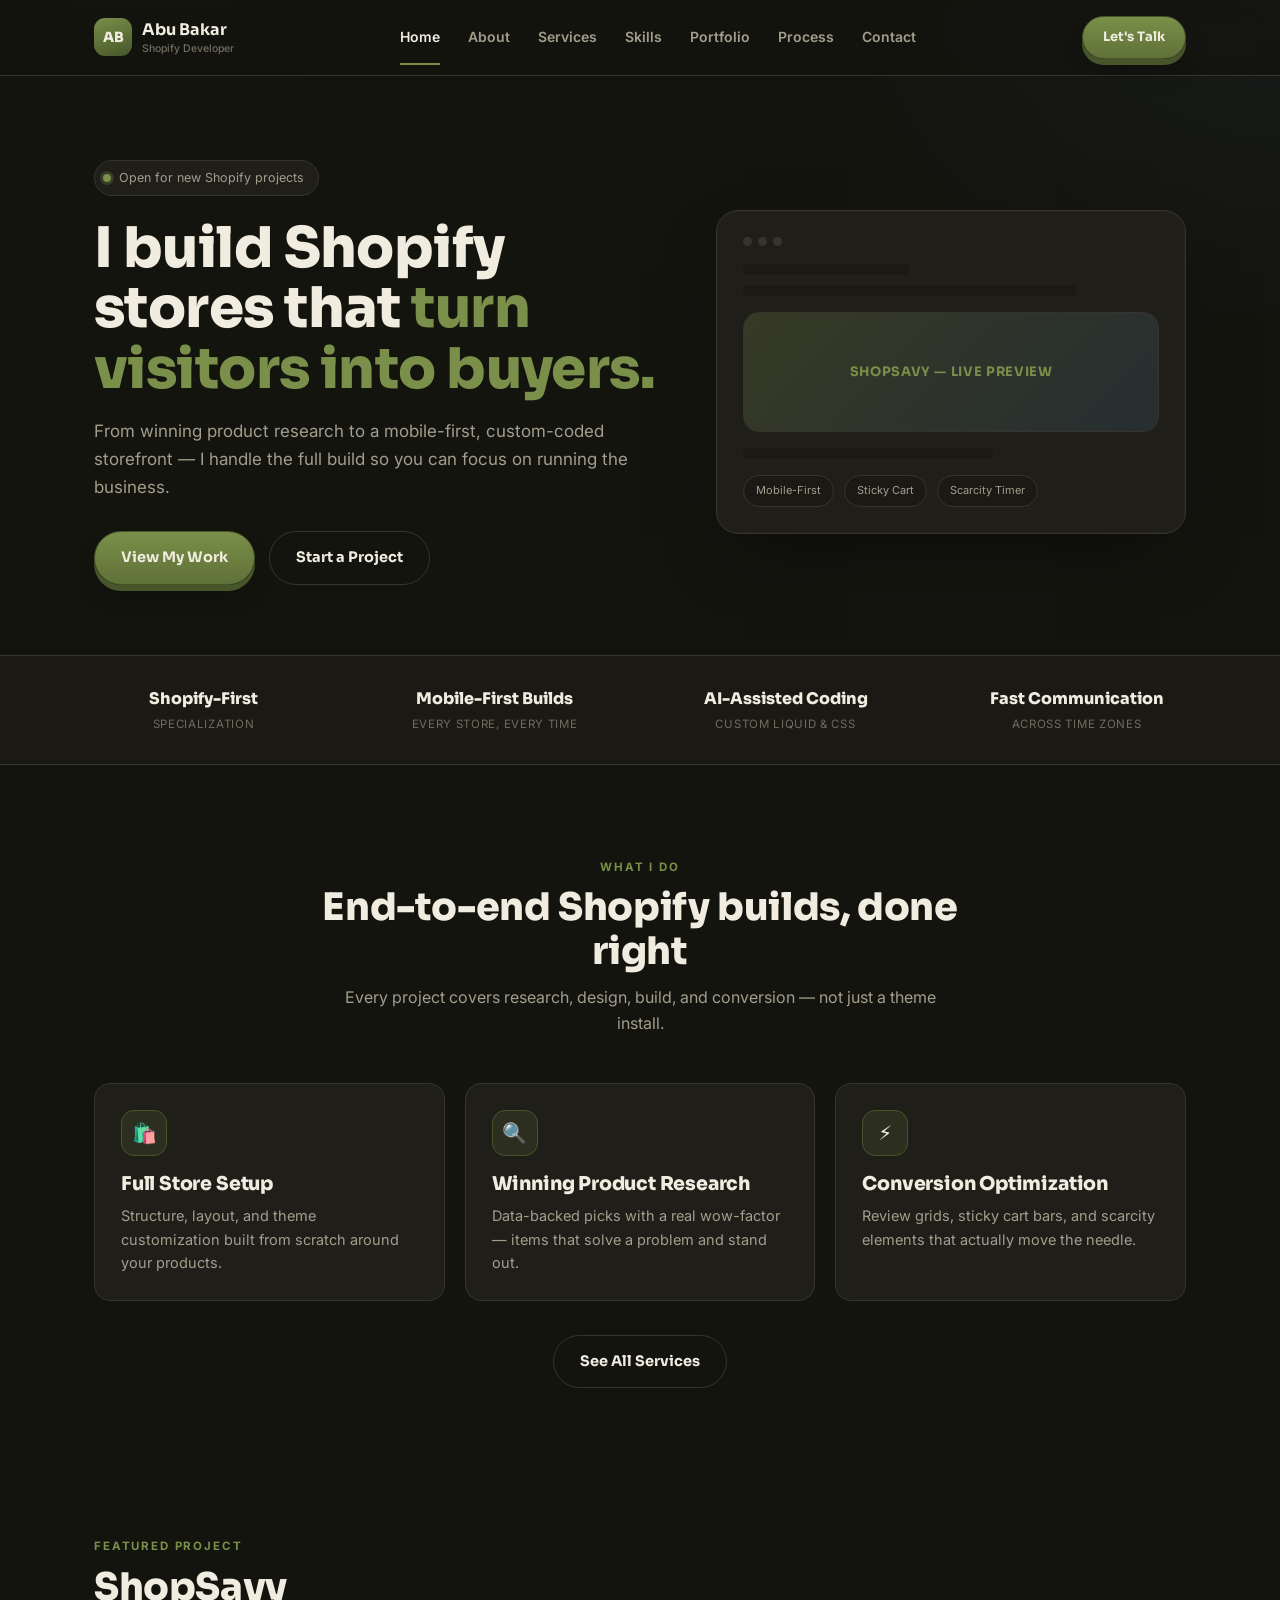
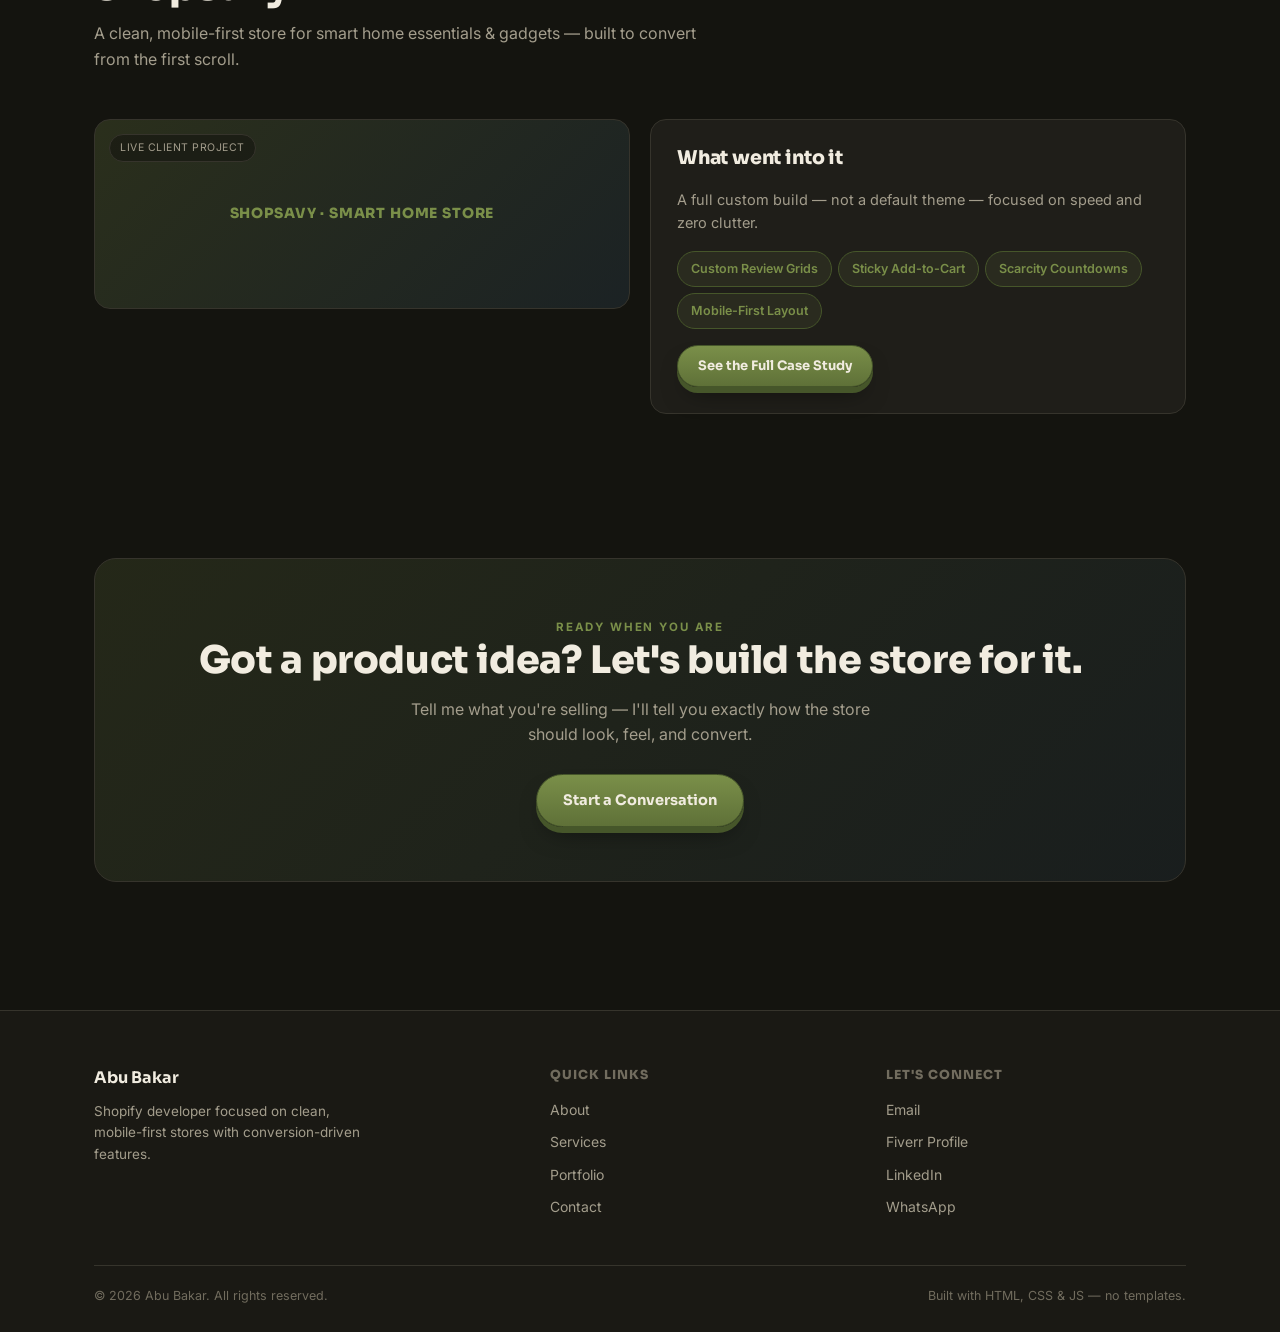
<file: index.html>
<!DOCTYPE html>
<html lang="en">
<head>
<meta charset="UTF-8">
<meta name="viewport" content="width=device-width, initial-scale=1.0">
<title>Abu Bakar — Shopify Developer & E-commerce Specialist</title>
<meta name="description" content="Abu Bakar builds clean, mobile-first Shopify stores with custom conversion features — from product research to launch.">
<link rel="stylesheet" href="styles.css">
</head>
<body>

<!-- ===================== HEADER ===================== -->
<header class="site-header">
  <div class="nav-wrap">
    <a href="index.html" class="brand">
      <span class="brand-mark">AB</span>
      <span><span class="brand-text">Abu Bakar</span><span class="brand-sub">Shopify Developer</span></span>
    </a>
    <nav class="main-nav" id="mainNav">
      <a href="index.html" class="active">Home</a>
      <a href="about.html">About</a>
      <a href="services.html">Services</a>
      <a href="skills.html">Skills</a>
      <a href="portfolio.html">Portfolio</a>
      <a href="process.html">Process</a>
      <a href="contact.html">Contact</a>
    </nav>
    <div class="nav-actions">
      <a href="contact.html" class="btn btn-primary btn-sm desktop-only">Let's Talk</a>
      <button class="nav-toggle" id="navToggle" aria-label="Toggle menu">☰</button>
    </div>
  </div>
</header>

<main>

  <!-- ===================== HERO ===================== -->
  <section class="hero">
    <div class="container hero-grid">
      <div>
        <span class="hero-badge"><span class="dot"></span> Open for new Shopify projects</span>
        <h1>I build Shopify stores that <span class="accent">turn visitors into buyers.</span></h1>
        <p class="lead">From winning product research to a mobile-first, custom-coded storefront — I handle the full build so you can focus on running the business.</p>
        <div class="hero-actions">
          <a href="portfolio.html" class="btn btn-primary">View My Work</a>
          <a href="contact.html" class="btn btn-outline">Start a Project</a>
        </div>
      </div>
      <div class="hero-visual reveal">
        <div class="mock-bar"><span></span><span></span><span></span></div>
        <div class="mock-line w40"></div>
        <div class="mock-line w80"></div>
        <div class="mock-block">SHOPSAVY — LIVE PREVIEW</div>
        <div class="mock-line w60"></div>
        <div>
          <span class="mock-pill">Mobile-First</span>
          <span class="mock-pill">Sticky Cart</span>
          <span class="mock-pill">Scarcity Timer</span>
        </div>
      </div>
    </div>
  </section>

  <!-- ===================== STAT STRIP ===================== -->
  <div class="stat-strip">
    <div class="container row">
      <div class="stat-item"><div class="v">Shopify-First</div><div class="l">Specialization</div></div>
      <div class="stat-item"><div class="v">Mobile-First Builds</div><div class="l">Every Store, Every Time</div></div>
      <div class="stat-item"><div class="v">AI-Assisted Coding</div><div class="l">Custom Liquid & CSS</div></div>
      <div class="stat-item"><div class="v">Fast Communication</div><div class="l">Across Time Zones</div></div>
    </div>
  </div>

  <!-- ===================== SERVICES PREVIEW ===================== -->
  <section class="section">
    <div class="container">
      <div class="section-head center reveal">
        <span class="eyebrow">What I Do</span>
        <h2>End-to-end Shopify builds, done right</h2>
        <p>Every project covers research, design, build, and conversion — not just a theme install.</p>
      </div>
      <div class="grid grid-3" data-reveal-group>
        <div class="card reveal">
          <div class="card-icon">🛍️</div>
          <h3>Full Store Setup</h3>
          <p>Structure, layout, and theme customization built from scratch around your products.</p>
        </div>
        <div class="card reveal">
          <div class="card-icon">🔍</div>
          <h3>Winning Product Research</h3>
          <p>Data-backed picks with a real wow-factor — items that solve a problem and stand out.</p>
        </div>
        <div class="card reveal">
          <div class="card-icon">⚡</div>
          <h3>Conversion Optimization</h3>
          <p>Review grids, sticky cart bars, and scarcity elements that actually move the needle.</p>
        </div>
      </div>
      <div style="text-align:center; margin-top:34px;">
        <a href="services.html" class="btn btn-outline">See All Services</a>
      </div>
    </div>
  </section>

  <!-- ===================== FEATURED PROJECT ===================== -->
  <section class="section section-tight">
    <div class="container">
      <div class="section-head reveal">
        <span class="eyebrow">Featured Project</span>
        <h2>ShopSavy</h2>
        <p>A clean, mobile-first store for smart home essentials &amp; gadgets — built to convert from the first scroll.</p>
      </div>
      <div class="grid grid-2" data-reveal-group style="align-items:stretch;">
        <div class="project-thumb reveal" style="border-radius:var(--radius-md); border:1px solid var(--border);">
          <span class="ph-tag">Live Client Project</span>
          <span class="ph-label">SHOPSAVY · SMART HOME STORE</span>
        </div>
        <div class="card reveal" style="display:flex; flex-direction:column; justify-content:center;">
          <h3>What went into it</h3>
          <p style="margin:10px 0 16px;">A full custom build — not a default theme — focused on speed and zero clutter.</p>
          <div class="project-features">
            <span class="tag tag-strength">Custom Review Grids</span>
            <span class="tag tag-strength">Sticky Add-to-Cart</span>
            <span class="tag tag-strength">Scarcity Countdowns</span>
            <span class="tag tag-strength">Mobile-First Layout</span>
          </div>
          <a href="portfolio.html" class="btn btn-primary btn-sm" style="align-self:flex-start;">See the Full Case Study</a>
        </div>
      </div>
    </div>
  </section>

  <!-- ===================== CTA ===================== -->
  <section class="section">
    <div class="container">
      <div class="cta-banner reveal">
        <span class="eyebrow">Ready when you are</span>
        <h2>Got a product idea? Let's build the store for it.</h2>
        <p>Tell me what you're selling — I'll tell you exactly how the store should look, feel, and convert.</p>
        <a href="contact.html" class="btn btn-primary">Start a Conversation</a>
      </div>
    </div>
  </section>

</main>

<!-- ===================== FOOTER ===================== -->
<footer class="site-footer">
  <div class="container">
    <div class="footer-grid">
      <div class="footer-brand">
        <span class="brand-text">Abu Bakar</span>
        <p>Shopify developer focused on clean, mobile-first stores with conversion-driven features.</p>
      </div>
      <div class="footer-links">
        <h4>Quick Links</h4>
        <a href="about.html">About</a>
        <a href="services.html">Services</a>
        <a href="portfolio.html">Portfolio</a>
        <a href="contact.html">Contact</a>
      </div>
      <div class="footer-social">
        <h4>Let's Connect</h4>
        <!-- TODO: replace these placeholder links with your real profiles -->
        <a href="mailto:YOUR_EMAIL@example.com">Email</a>
        <a href="#" target="_blank" rel="noopener">Fiverr Profile</a>
        <a href="#" target="_blank" rel="noopener">LinkedIn</a>
        <a href="#" target="_blank" rel="noopener">WhatsApp</a>
      </div>
    </div>
    <div class="footer-bottom">
      <span>© 2026 Abu Bakar. All rights reserved.</span>
      <span>Built with HTML, CSS &amp; JS — no templates.</span>
    </div>
  </div>
</footer>

<div class="toast" id="toast"></div>
<script src="script.js"></script>
</body>
</html>
</file>
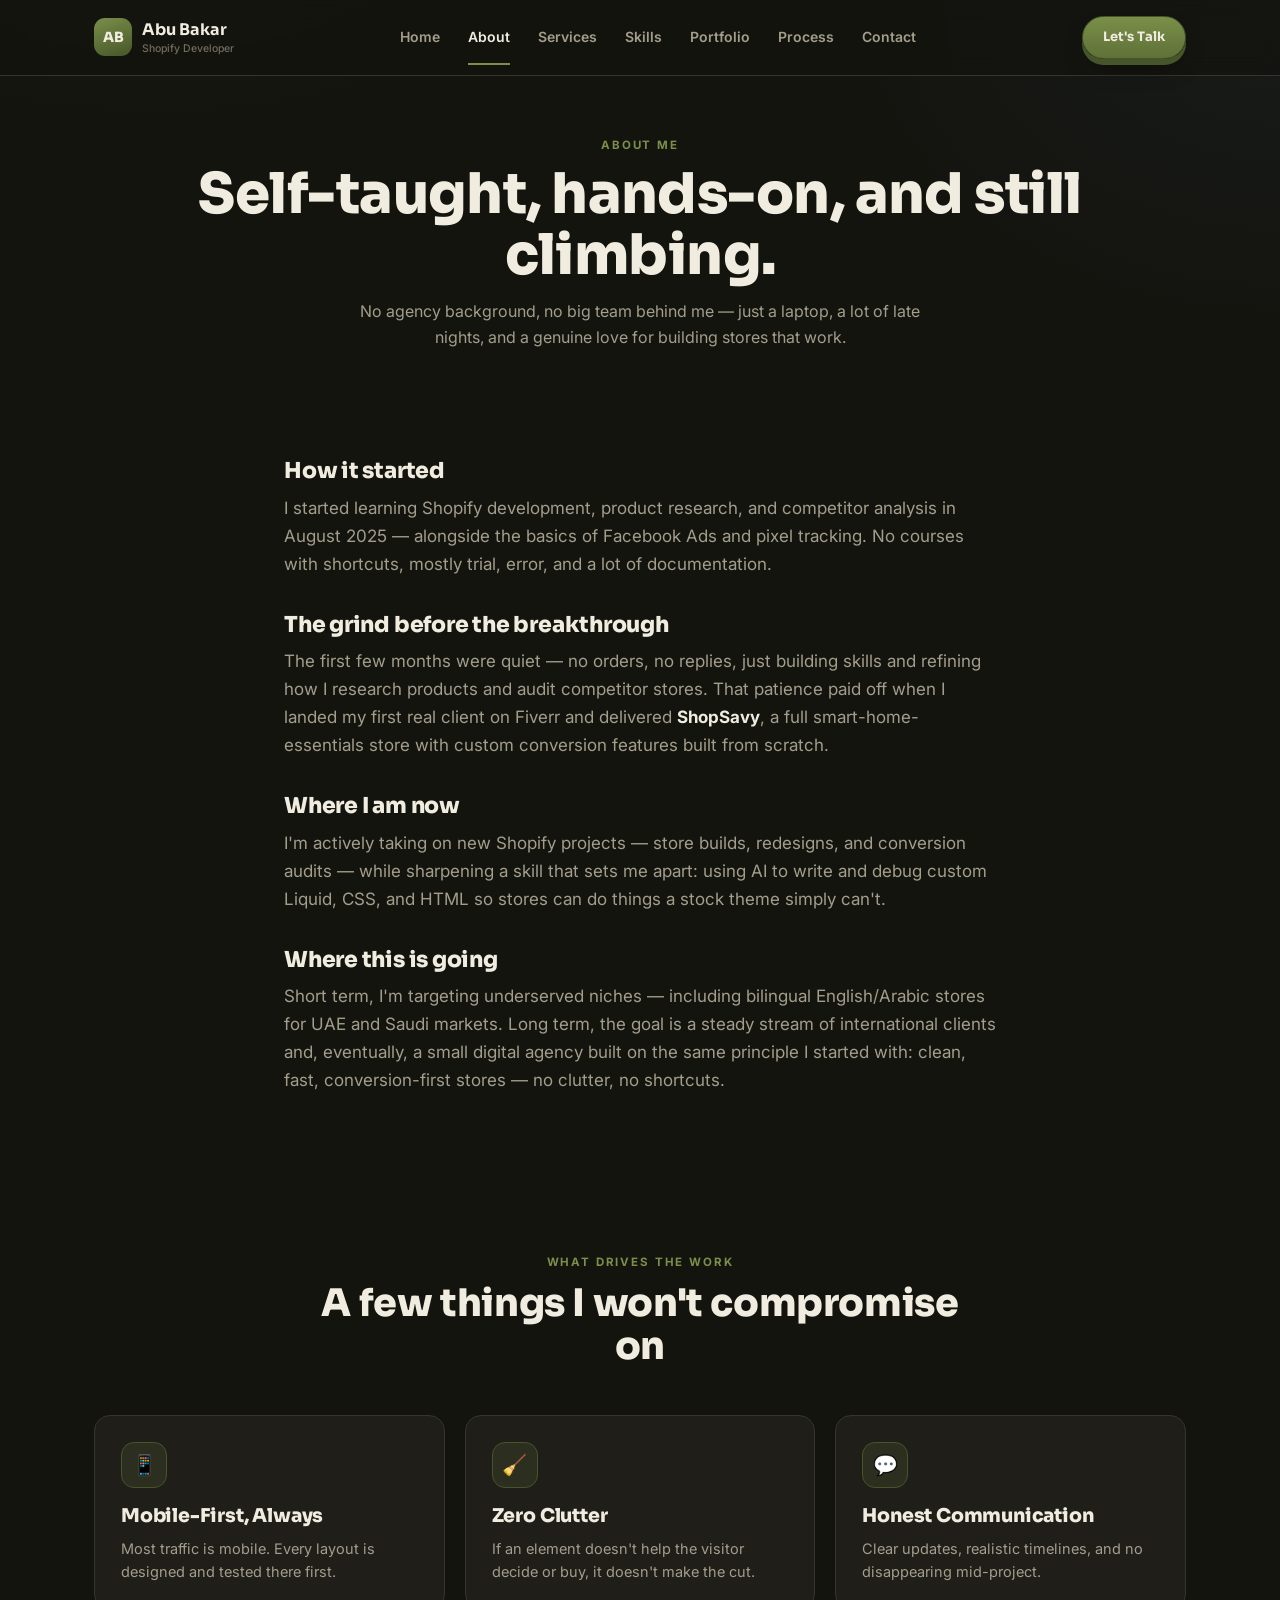
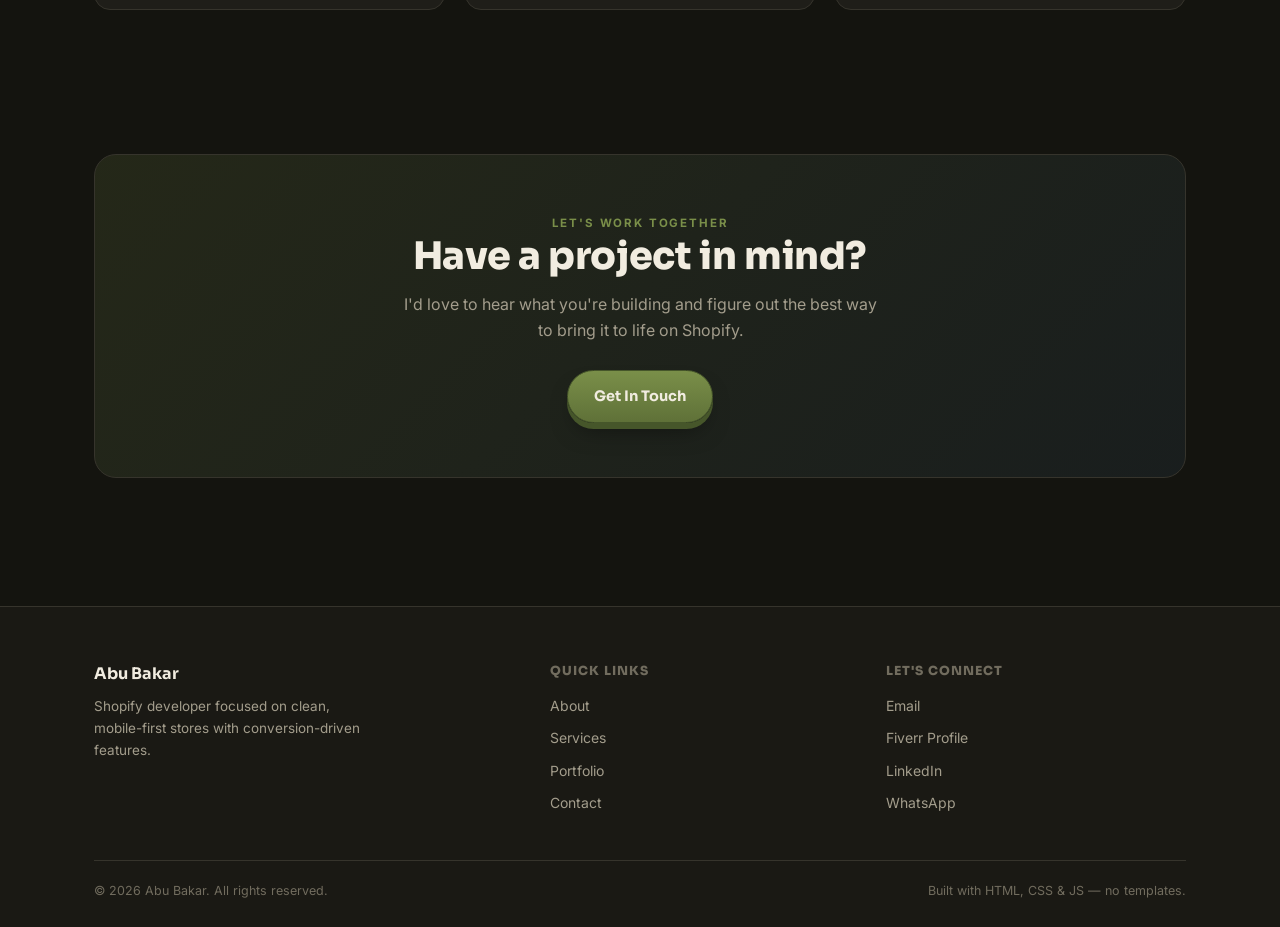
<file: about.html>
<!DOCTYPE html>
<html lang="en">
<head>
<meta charset="UTF-8">
<meta name="viewport" content="width=device-width, initial-scale=1.0">
<title>About — Abu Bakar</title>
<meta name="description" content="The story behind Abu Bakar's Shopify development journey — from first lessons to first client.">
<link rel="stylesheet" href="styles.css">
</head>
<body>

<header class="site-header">
  <div class="nav-wrap">
    <a href="index.html" class="brand">
      <span class="brand-mark">AB</span>
      <span><span class="brand-text">Abu Bakar</span><span class="brand-sub">Shopify Developer</span></span>
    </a>
    <nav class="main-nav" id="mainNav">
      <a href="index.html">Home</a>
      <a href="about.html" class="active">About</a>
      <a href="services.html">Services</a>
      <a href="skills.html">Skills</a>
      <a href="portfolio.html">Portfolio</a>
      <a href="process.html">Process</a>
      <a href="contact.html">Contact</a>
    </nav>
    <div class="nav-actions">
      <a href="contact.html" class="btn btn-primary btn-sm desktop-only">Let's Talk</a>
      <button class="nav-toggle" id="navToggle" aria-label="Toggle menu">☰</button>
    </div>
  </div>
</header>

<main>

  <div class="page-header container">
    <span class="eyebrow">About Me</span>
    <h1>Self-taught, hands-on, and still climbing.</h1>
    <p>No agency background, no big team behind me — just a laptop, a lot of late nights, and a genuine love for building stores that work.</p>
  </div>

  <section class="section">
    <div class="container" style="max-width:760px;">

      <div class="reveal" style="margin-bottom:34px;">
        <h2 style="font-size:22px; margin-bottom:10px;">How it started</h2>
        <p class="lead">I started learning Shopify development, product research, and competitor analysis in August 2025 — alongside the basics of Facebook Ads and pixel tracking. No courses with shortcuts, mostly trial, error, and a lot of documentation.</p>
      </div>

      <div class="reveal" style="margin-bottom:34px;">
        <h2 style="font-size:22px; margin-bottom:10px;">The grind before the breakthrough</h2>
        <p class="lead">The first few months were quiet — no orders, no replies, just building skills and refining how I research products and audit competitor stores. That patience paid off when I landed my first real client on Fiverr and delivered <strong style="color:var(--cream);">ShopSavy</strong>, a full smart-home-essentials store with custom conversion features built from scratch.</p>
      </div>

      <div class="reveal" style="margin-bottom:34px;">
        <h2 style="font-size:22px; margin-bottom:10px;">Where I am now</h2>
        <p class="lead">I'm actively taking on new Shopify projects — store builds, redesigns, and conversion audits — while sharpening a skill that sets me apart: using AI to write and debug custom Liquid, CSS, and HTML so stores can do things a stock theme simply can't.</p>
      </div>

      <div class="reveal" style="margin-bottom:10px;">
        <h2 style="font-size:22px; margin-bottom:10px;">Where this is going</h2>
        <p class="lead">Short term, I'm targeting underserved niches — including bilingual English/Arabic stores for UAE and Saudi markets. Long term, the goal is a steady stream of international clients and, eventually, a small digital agency built on the same principle I started with: clean, fast, conversion-first stores — no clutter, no shortcuts.</p>
      </div>

    </div>
  </section>

  <section class="section section-tight">
    <div class="container">
      <div class="section-head center reveal">
        <span class="eyebrow">What Drives the Work</span>
        <h2>A few things I won't compromise on</h2>
      </div>
      <div class="grid grid-3" data-reveal-group>
        <div class="card reveal">
          <div class="card-icon">📱</div>
          <h3>Mobile-First, Always</h3>
          <p>Most traffic is mobile. Every layout is designed and tested there first.</p>
        </div>
        <div class="card reveal">
          <div class="card-icon">🧹</div>
          <h3>Zero Clutter</h3>
          <p>If an element doesn't help the visitor decide or buy, it doesn't make the cut.</p>
        </div>
        <div class="card reveal">
          <div class="card-icon">💬</div>
          <h3>Honest Communication</h3>
          <p>Clear updates, realistic timelines, and no disappearing mid-project.</p>
        </div>
      </div>
    </div>
  </section>

  <section class="section">
    <div class="container">
      <div class="cta-banner reveal">
        <span class="eyebrow">Let's work together</span>
        <h2>Have a project in mind?</h2>
        <p>I'd love to hear what you're building and figure out the best way to bring it to life on Shopify.</p>
        <a href="contact.html" class="btn btn-primary">Get In Touch</a>
      </div>
    </div>
  </section>

</main>

<footer class="site-footer">
  <div class="container">
    <div class="footer-grid">
      <div class="footer-brand">
        <span class="brand-text">Abu Bakar</span>
        <p>Shopify developer focused on clean, mobile-first stores with conversion-driven features.</p>
      </div>
      <div class="footer-links">
        <h4>Quick Links</h4>
        <a href="about.html">About</a>
        <a href="services.html">Services</a>
        <a href="portfolio.html">Portfolio</a>
        <a href="contact.html">Contact</a>
      </div>
      <div class="footer-social">
        <h4>Let's Connect</h4>
        <a href="mailto:YOUR_EMAIL@example.com">Email</a>
        <a href="#" target="_blank" rel="noopener">Fiverr Profile</a>
        <a href="#" target="_blank" rel="noopener">LinkedIn</a>
        <a href="#" target="_blank" rel="noopener">WhatsApp</a>
      </div>
    </div>
    <div class="footer-bottom">
      <span>© 2026 Abu Bakar. All rights reserved.</span>
      <span>Built with HTML, CSS &amp; JS — no templates.</span>
    </div>
  </div>
</footer>

<div class="toast" id="toast"></div>
<script src="script.js"></script>
</body>
</html>
</file>
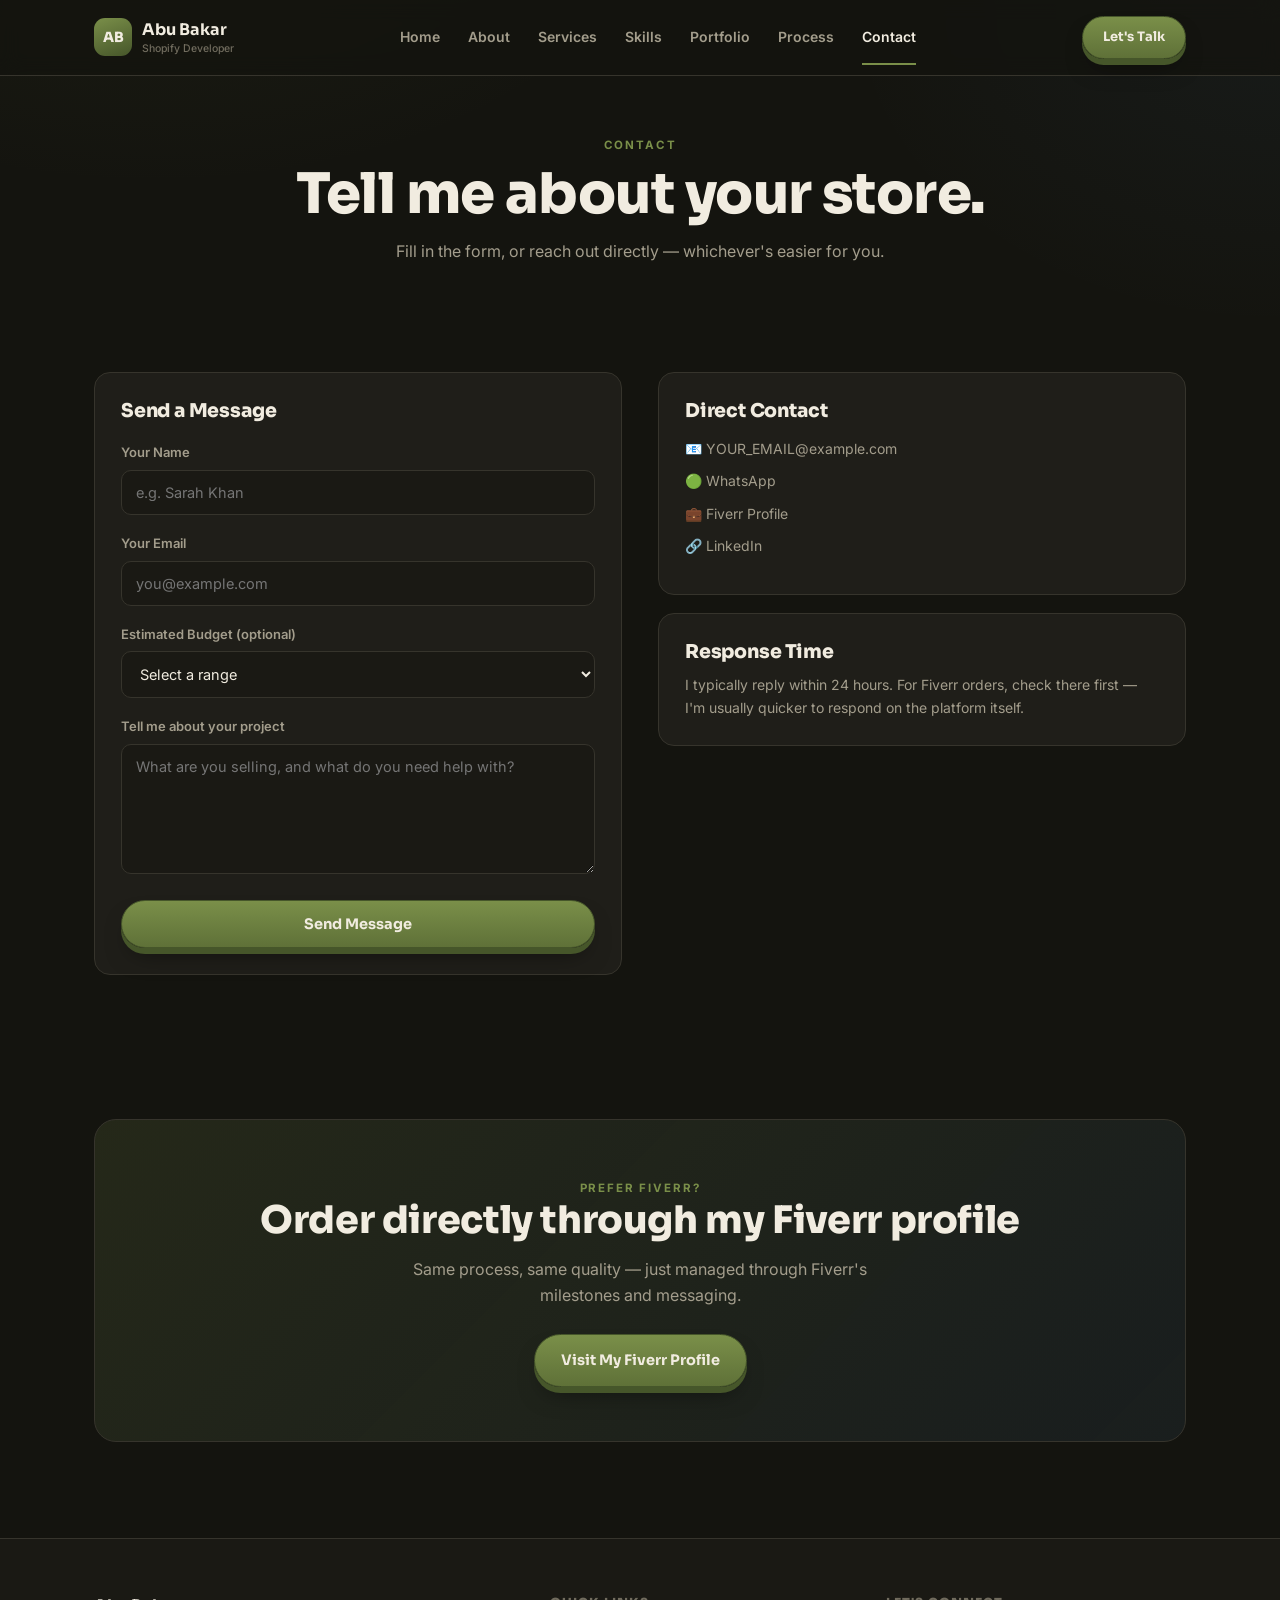
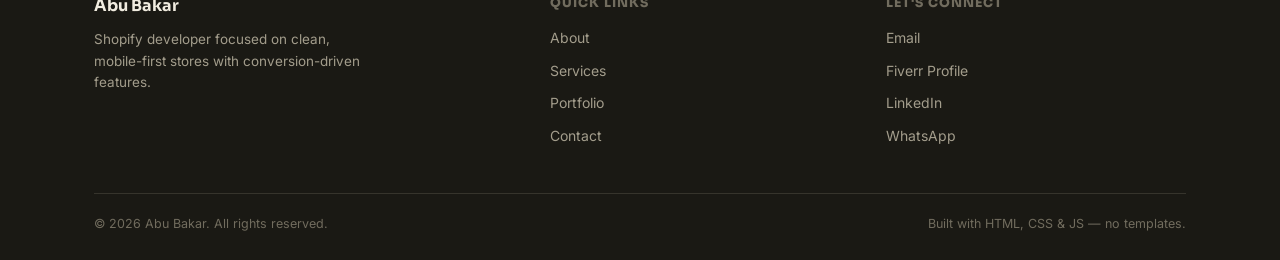
<file: contact.html>
<!DOCTYPE html>
<html lang="en">
<head>
<meta charset="UTF-8">
<meta name="viewport" content="width=device-width, initial-scale=1.0">
<title>Contact — Abu Bakar</title>
<meta name="description" content="Get in touch about your Shopify project — store builds, redesigns, and conversion audits.">
<link rel="stylesheet" href="styles.css">
</head>
<body>

<header class="site-header">
  <div class="nav-wrap">
    <a href="index.html" class="brand">
      <span class="brand-mark">AB</span>
      <span><span class="brand-text">Abu Bakar</span><span class="brand-sub">Shopify Developer</span></span>
    </a>
    <nav class="main-nav" id="mainNav">
      <a href="index.html">Home</a>
      <a href="about.html">About</a>
      <a href="services.html">Services</a>
      <a href="skills.html">Skills</a>
      <a href="portfolio.html">Portfolio</a>
      <a href="process.html">Process</a>
      <a href="contact.html" class="active">Contact</a>
    </nav>
    <div class="nav-actions">
      <a href="contact.html" class="btn btn-primary btn-sm desktop-only">Let's Talk</a>
      <button class="nav-toggle" id="navToggle" aria-label="Toggle menu">☰</button>
    </div>
  </div>
</header>

<main>

  <div class="page-header container">
    <span class="eyebrow">Contact</span>
    <h1>Tell me about your store.</h1>
    <p>Fill in the form, or reach out directly — whichever's easier for you.</p>
  </div>

  <section class="section">
    <div class="container">
      <div class="grid grid-2" style="align-items:start; gap:36px;">

        <div class="card reveal">
          <h3 style="margin-bottom:18px;">Send a Message</h3>
          <form id="contactForm">
            <div class="field">
              <label for="cf-name">Your Name</label>
              <input type="text" id="cf-name" name="name" placeholder="e.g. Sarah Khan" required>
            </div>
            <div class="field">
              <label for="cf-email">Your Email</label>
              <input type="email" id="cf-email" name="email" placeholder="you@example.com" required>
            </div>
            <div class="field">
              <label for="cf-budget">Estimated Budget (optional)</label>
              <select id="cf-budget" name="budget">
                <option value="">Select a range</option>
                <option value="Under $150">Under $150</option>
                <option value="$150 - $400">$150 – $400</option>
                <option value="$400 - $800">$400 – $800</option>
                <option value="$800+">$800+</option>
              </select>
            </div>
            <div class="field">
              <label for="cf-message">Tell me about your project</label>
              <textarea id="cf-message" name="message" placeholder="What are you selling, and what do you need help with?" required></textarea>
            </div>
            <button type="submit" class="btn btn-primary btn-block">Send Message</button>
          </form>
          <!--
            NOTE FOR ABU BAKAR:
            This form opens the visitor's email app with everything pre-filled
            (see script.js → #contactForm handler). It works with zero backend,
            but it does rely on the visitor having an email client set up.
            For a fully automatic, no-popup version, connect this form to a
            free service like Formspree or Web3Forms and swap the JS handler
            for a fetch() POST to their endpoint instead.
          -->
        </div>

        <div class="reveal">
          <div class="card" style="margin-bottom:18px;">
            <h3 style="margin-bottom:14px;">Direct Contact</h3>
            <!-- TODO: replace every placeholder link/email below with your real ones -->
            <div class="footer-social">
              <a href="mailto:YOUR_EMAIL@example.com">📧 YOUR_EMAIL@example.com</a>
              <a href="#" target="_blank" rel="noopener">🟢 WhatsApp</a>
              <a href="#" target="_blank" rel="noopener">💼 Fiverr Profile</a>
              <a href="#" target="_blank" rel="noopener">🔗 LinkedIn</a>
            </div>
          </div>
          <div class="card">
            <h3 style="margin-bottom:10px;">Response Time</h3>
            <p style="font-size:14px;">I typically reply within 24 hours. For Fiverr orders, check there first — I'm usually quicker to respond on the platform itself.</p>
          </div>
        </div>

      </div>
    </div>
  </section>

  <section class="section section-tight">
    <div class="container">
      <div class="cta-banner reveal">
        <span class="eyebrow">Prefer Fiverr?</span>
        <h2>Order directly through my Fiverr profile</h2>
        <p>Same process, same quality — just managed through Fiverr's milestones and messaging.</p>
        <!-- TODO: replace # with your real Fiverr profile link -->
        <a href="#" target="_blank" rel="noopener" class="btn btn-primary">Visit My Fiverr Profile</a>
      </div>
    </div>
  </section>

</main>

<footer class="site-footer">
  <div class="container">
    <div class="footer-grid">
      <div class="footer-brand">
        <span class="brand-text">Abu Bakar</span>
        <p>Shopify developer focused on clean, mobile-first stores with conversion-driven features.</p>
      </div>
      <div class="footer-links">
        <h4>Quick Links</h4>
        <a href="about.html">About</a>
        <a href="services.html">Services</a>
        <a href="portfolio.html">Portfolio</a>
        <a href="contact.html">Contact</a>
      </div>
      <div class="footer-social">
        <h4>Let's Connect</h4>
        <a href="mailto:YOUR_EMAIL@example.com">Email</a>
        <a href="#" target="_blank" rel="noopener">Fiverr Profile</a>
        <a href="#" target="_blank" rel="noopener">LinkedIn</a>
        <a href="#" target="_blank" rel="noopener">WhatsApp</a>
      </div>
    </div>
    <div class="footer-bottom">
      <span>© 2026 Abu Bakar. All rights reserved.</span>
      <span>Built with HTML, CSS &amp; JS — no templates.</span>
    </div>
  </div>
</footer>

<div class="toast" id="toast"></div>
<script src="script.js"></script>
</body>
</html>
</file>
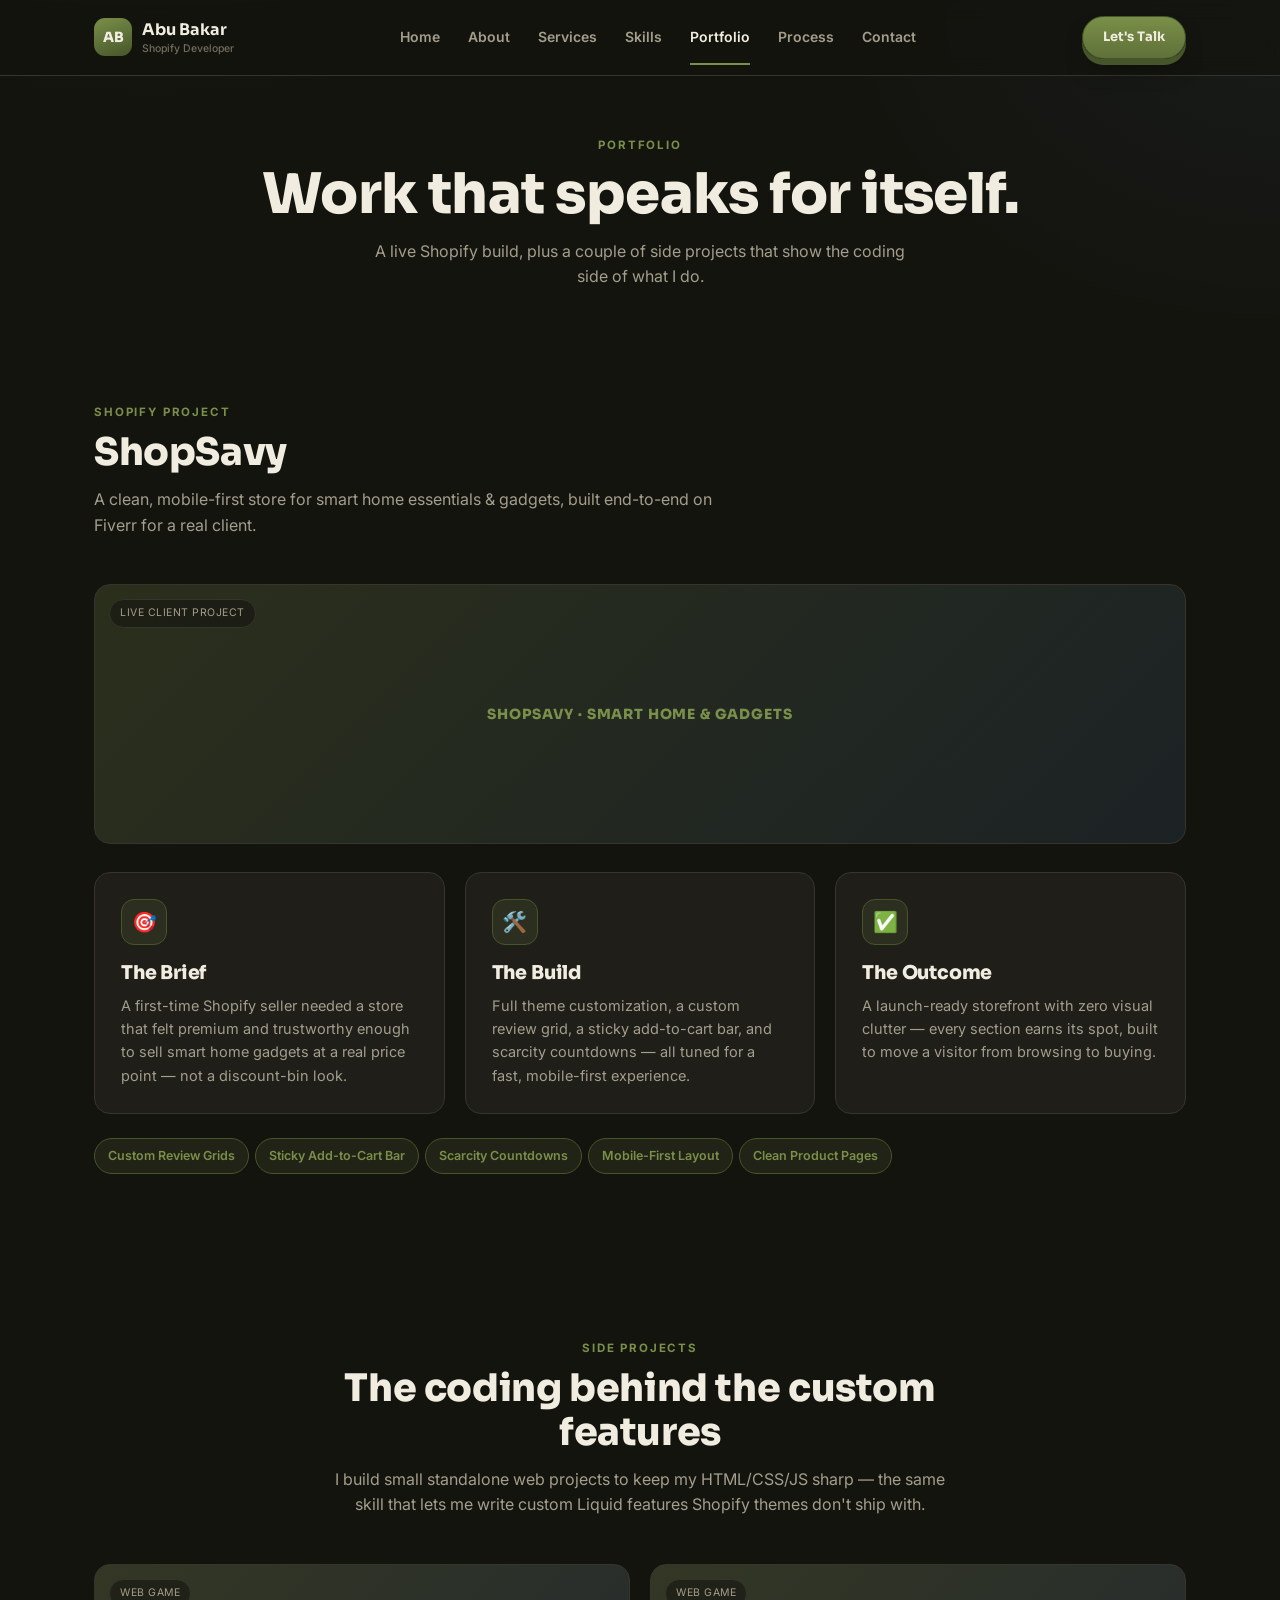
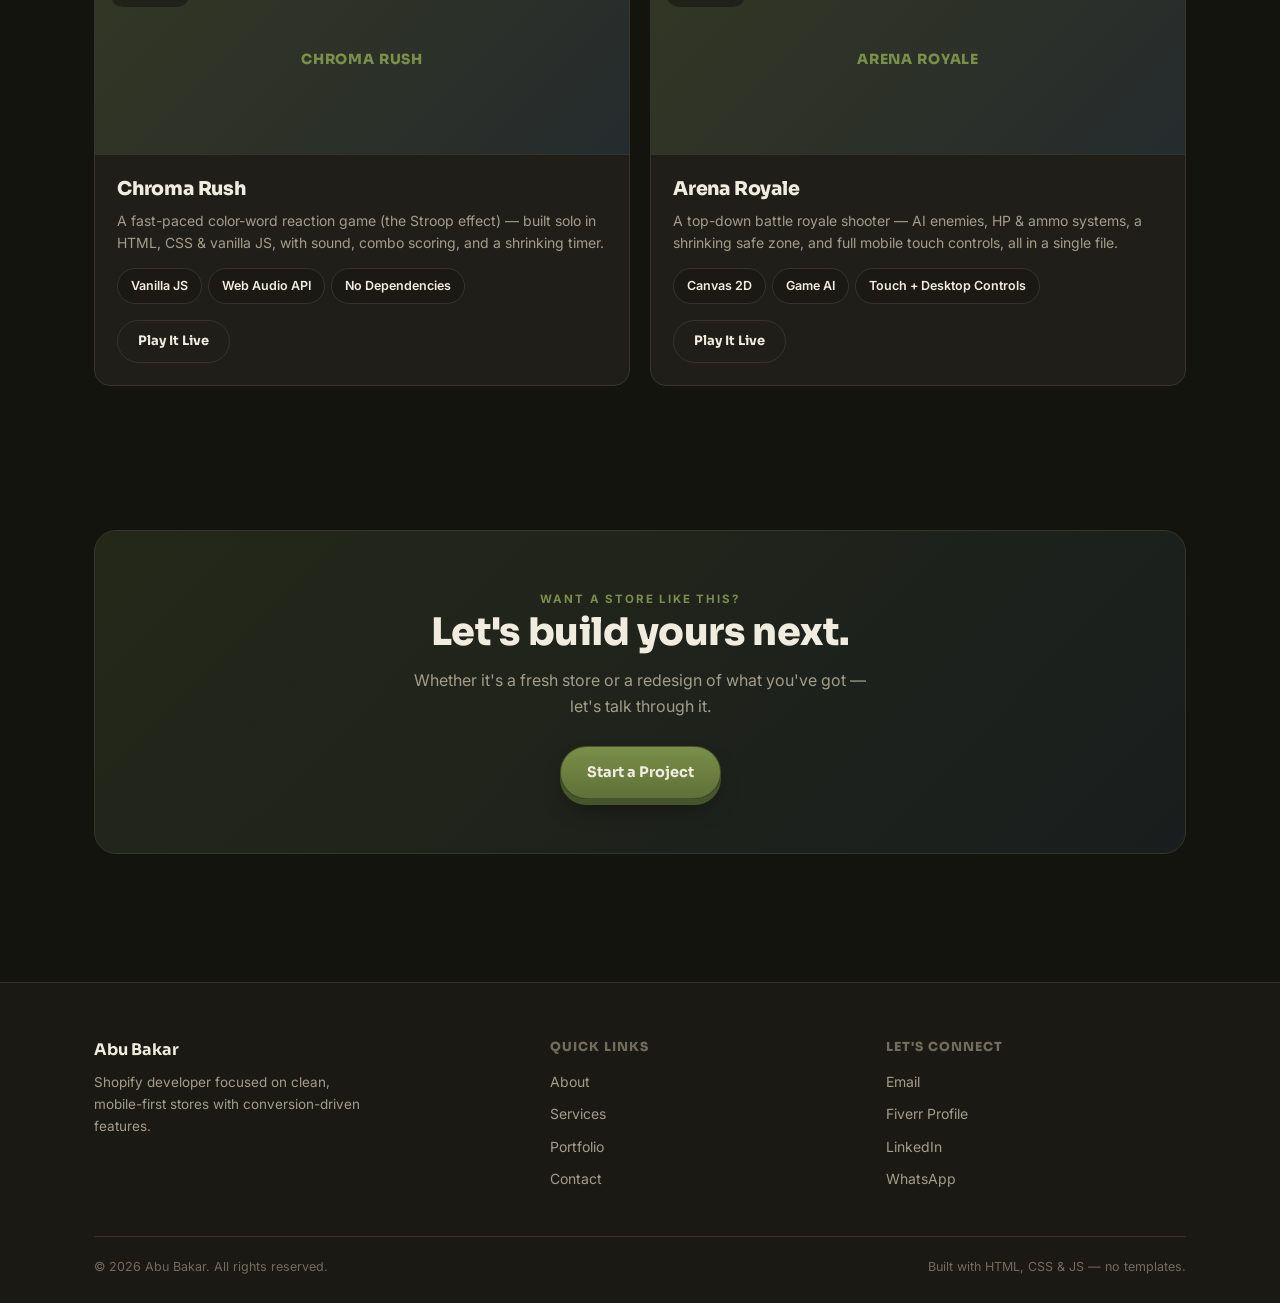
<file: portfolio.html>
<!DOCTYPE html>
<html lang="en">
<head>
<meta charset="UTF-8">
<meta name="viewport" content="width=device-width, initial-scale=1.0">
<title>Portfolio — Abu Bakar</title>
<meta name="description" content="ShopSavy Shopify store case study, plus custom-coded web projects demonstrating AI-assisted development skill.">
<link rel="stylesheet" href="styles.css">
</head>
<body>

<header class="site-header">
  <div class="nav-wrap">
    <a href="index.html" class="brand">
      <span class="brand-mark">AB</span>
      <span><span class="brand-text">Abu Bakar</span><span class="brand-sub">Shopify Developer</span></span>
    </a>
    <nav class="main-nav" id="mainNav">
      <a href="index.html">Home</a>
      <a href="about.html">About</a>
      <a href="services.html">Services</a>
      <a href="skills.html">Skills</a>
      <a href="portfolio.html" class="active">Portfolio</a>
      <a href="process.html">Process</a>
      <a href="contact.html">Contact</a>
    </nav>
    <div class="nav-actions">
      <a href="contact.html" class="btn btn-primary btn-sm desktop-only">Let's Talk</a>
      <button class="nav-toggle" id="navToggle" aria-label="Toggle menu">☰</button>
    </div>
  </div>
</header>

<main>

  <div class="page-header container">
    <span class="eyebrow">Portfolio</span>
    <h1>Work that speaks for itself.</h1>
    <p>A live Shopify build, plus a couple of side projects that show the coding side of what I do.</p>
  </div>

  <!-- ===================== SHOPSAVY CASE STUDY ===================== -->
  <section class="section">
    <div class="container">
      <div class="section-head reveal">
        <span class="eyebrow">Shopify Project</span>
        <h2>ShopSavy</h2>
        <p>A clean, mobile-first store for smart home essentials &amp; gadgets, built end-to-end on Fiverr for a real client.</p>
      </div>

      <div class="project-thumb reveal" style="border-radius:var(--radius-md); border:1px solid var(--border); height:260px; margin-bottom:28px;">
        <span class="ph-tag">Live Client Project</span>
        <span class="ph-label">SHOPSAVY · SMART HOME &amp; GADGETS</span>
      </div>

      <div class="grid grid-3" data-reveal-group>
        <div class="card reveal">
          <div class="card-icon">🎯</div>
          <h3>The Brief</h3>
          <p>A first-time Shopify seller needed a store that felt premium and trustworthy enough to sell smart home gadgets at a real price point — not a discount-bin look.</p>
        </div>
        <div class="card reveal">
          <div class="card-icon">🛠️</div>
          <h3>The Build</h3>
          <p>Full theme customization, a custom review grid, a sticky add-to-cart bar, and scarcity countdowns — all tuned for a fast, mobile-first experience.</p>
        </div>
        <div class="card reveal">
          <div class="card-icon">✅</div>
          <h3>The Outcome</h3>
          <p>A launch-ready storefront with zero visual clutter — every section earns its spot, built to move a visitor from browsing to buying.</p>
        </div>
      </div>

      <div class="project-features" style="margin-top:24px;">
        <span class="tag tag-strength">Custom Review Grids</span>
        <span class="tag tag-strength">Sticky Add-to-Cart Bar</span>
        <span class="tag tag-strength">Scarcity Countdowns</span>
        <span class="tag tag-strength">Mobile-First Layout</span>
        <span class="tag tag-strength">Clean Product Pages</span>
      </div>
    </div>
  </section>

  <!-- ===================== CODING DEMOS ===================== -->
  <section class="section section-tight">
    <div class="container">
      <div class="section-head center reveal">
        <span class="eyebrow">Side Projects</span>
        <h2>The coding behind the custom features</h2>
        <p>I build small standalone web projects to keep my HTML/CSS/JS sharp — the same skill that lets me write custom Liquid features Shopify themes don't ship with.</p>
      </div>

      <div class="grid grid-2" data-reveal-group>

        <div class="project-card reveal">
          <div class="project-thumb">
            <span class="ph-tag">Web Game</span>
            <span class="ph-label">CHROMA RUSH</span>
          </div>
          <div class="project-body">
            <h3>Chroma Rush</h3>
            <p>A fast-paced color-word reaction game (the Stroop effect) — built solo in HTML, CSS &amp; vanilla JS, with sound, combo scoring, and a shrinking timer.</p>
            <div class="project-features">
              <span class="tag">Vanilla JS</span><span class="tag">Web Audio API</span><span class="tag">No Dependencies</span>
            </div>
            <div class="project-links">
              <!-- TODO: replace # with your live GitHub Pages link -->
              <a href="#" target="_blank" rel="noopener" class="btn btn-outline btn-sm">Play It Live</a>
            </div>
          </div>
        </div>

        <div class="project-card reveal">
          <div class="project-thumb">
            <span class="ph-tag">Web Game</span>
            <span class="ph-label">ARENA ROYALE</span>
          </div>
          <div class="project-body">
            <h3>Arena Royale</h3>
            <p>A top-down battle royale shooter — AI enemies, HP &amp; ammo systems, a shrinking safe zone, and full mobile touch controls, all in a single file.</p>
            <div class="project-features">
              <span class="tag">Canvas 2D</span><span class="tag">Game AI</span><span class="tag">Touch + Desktop Controls</span>
            </div>
            <div class="project-links">
              <!-- TODO: replace # with your live GitHub Pages link -->
              <a href="#" target="_blank" rel="noopener" class="btn btn-outline btn-sm">Play It Live</a>
            </div>
          </div>
        </div>

      </div>
    </div>
  </section>

  <section class="section">
    <div class="container">
      <div class="cta-banner reveal">
        <span class="eyebrow">Want a store like this?</span>
        <h2>Let's build yours next.</h2>
        <p>Whether it's a fresh store or a redesign of what you've got — let's talk through it.</p>
        <a href="contact.html" class="btn btn-primary">Start a Project</a>
      </div>
    </div>
  </section>

</main>

<footer class="site-footer">
  <div class="container">
    <div class="footer-grid">
      <div class="footer-brand">
        <span class="brand-text">Abu Bakar</span>
        <p>Shopify developer focused on clean, mobile-first stores with conversion-driven features.</p>
      </div>
      <div class="footer-links">
        <h4>Quick Links</h4>
        <a href="about.html">About</a>
        <a href="services.html">Services</a>
        <a href="portfolio.html">Portfolio</a>
        <a href="contact.html">Contact</a>
      </div>
      <div class="footer-social">
        <h4>Let's Connect</h4>
        <a href="mailto:YOUR_EMAIL@example.com">Email</a>
        <a href="#" target="_blank" rel="noopener">Fiverr Profile</a>
        <a href="#" target="_blank" rel="noopener">LinkedIn</a>
        <a href="#" target="_blank" rel="noopener">WhatsApp</a>
      </div>
    </div>
    <div class="footer-bottom">
      <span>© 2026 Abu Bakar. All rights reserved.</span>
      <span>Built with HTML, CSS &amp; JS — no templates.</span>
    </div>
  </div>
</footer>

<div class="toast" id="toast"></div>
<script src="script.js"></script>
</body>
</html>
</file>
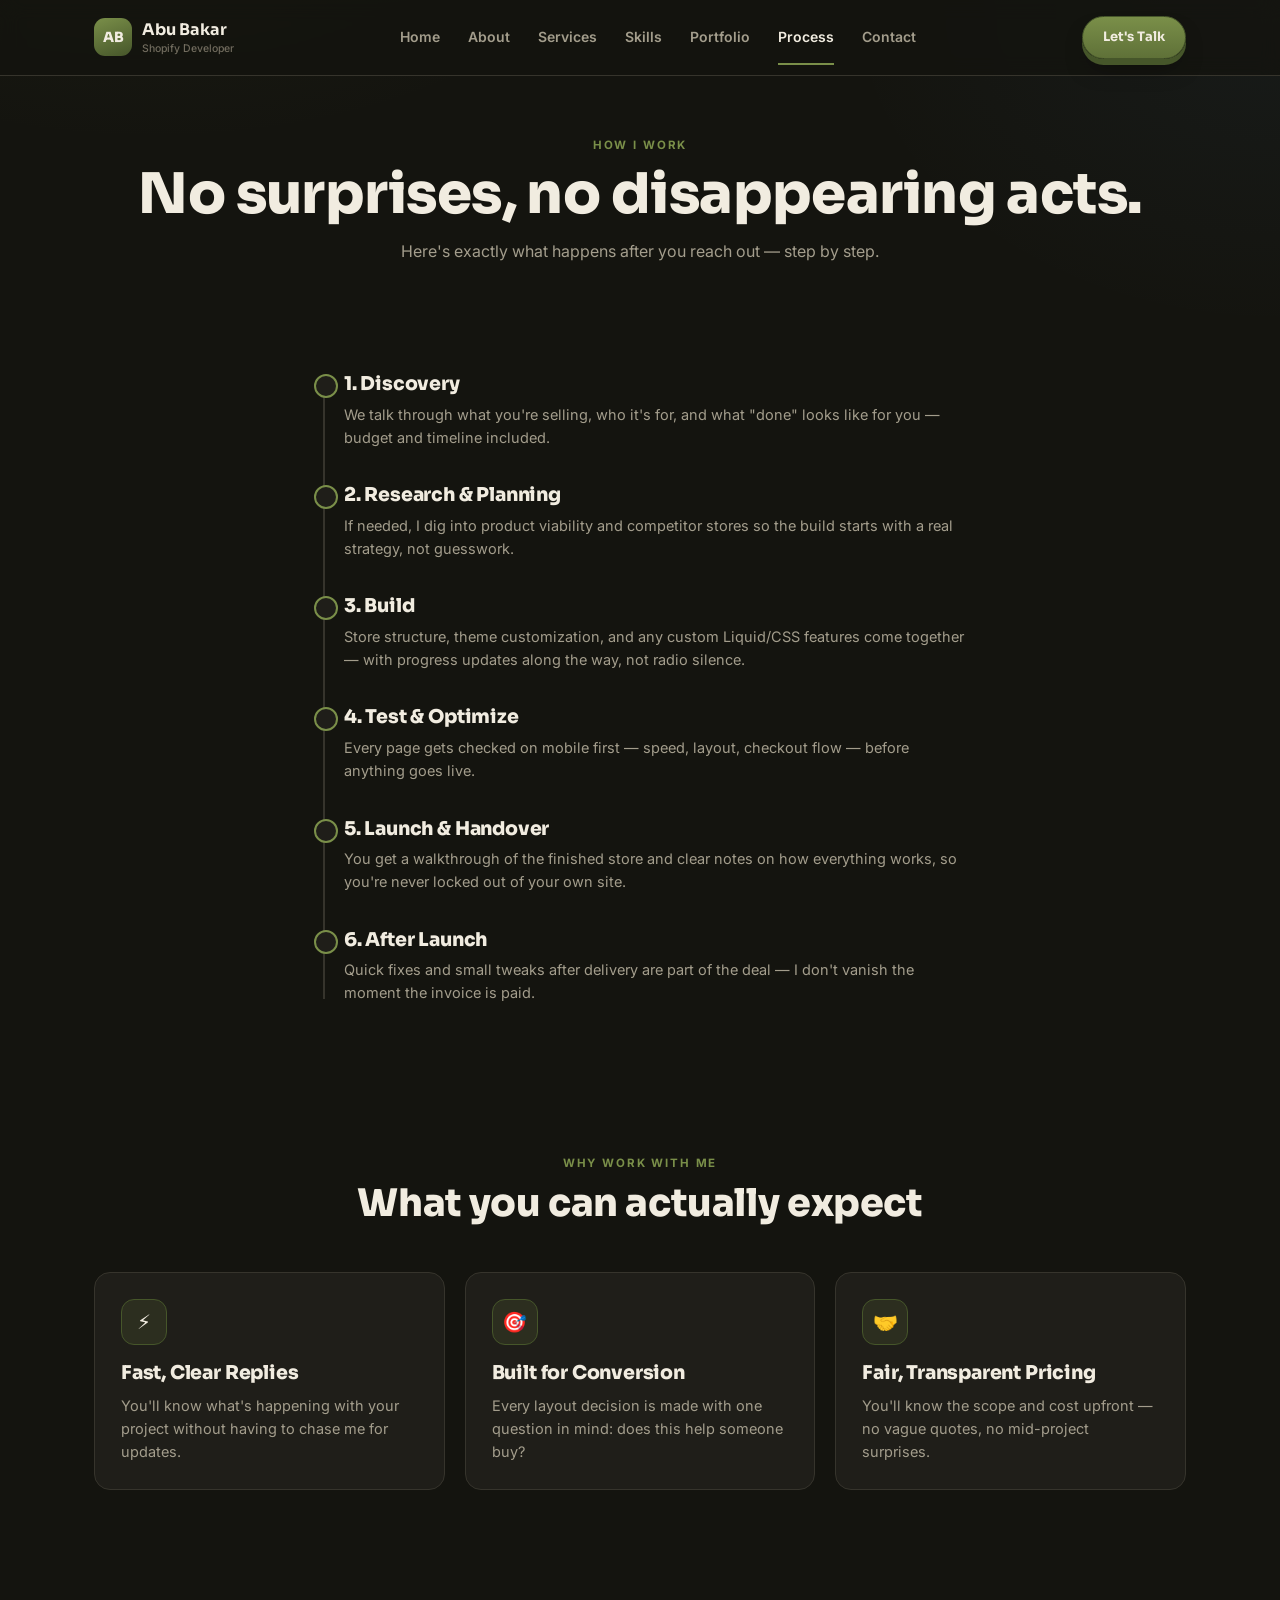
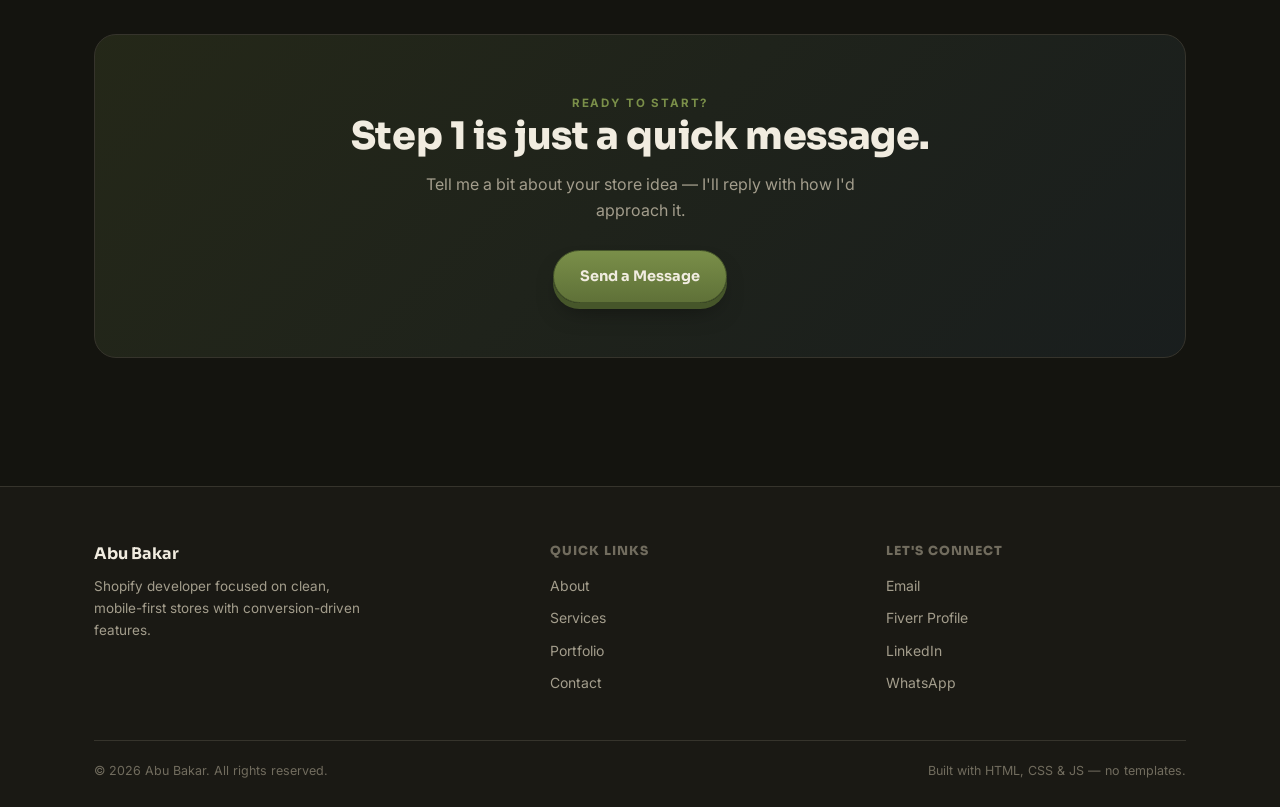
<file: process.html>
<!DOCTYPE html>
<html lang="en">
<head>
<meta charset="UTF-8">
<meta name="viewport" content="width=device-width, initial-scale=1.0">
<title>Process — Abu Bakar</title>
<meta name="description" content="How a Shopify project actually runs, from first message to launch and beyond.">
<link rel="stylesheet" href="styles.css">
</head>
<body>

<header class="site-header">
  <div class="nav-wrap">
    <a href="index.html" class="brand">
      <span class="brand-mark">AB</span>
      <span><span class="brand-text">Abu Bakar</span><span class="brand-sub">Shopify Developer</span></span>
    </a>
    <nav class="main-nav" id="mainNav">
      <a href="index.html">Home</a>
      <a href="about.html">About</a>
      <a href="services.html">Services</a>
      <a href="skills.html">Skills</a>
      <a href="portfolio.html">Portfolio</a>
      <a href="process.html" class="active">Process</a>
      <a href="contact.html">Contact</a>
    </nav>
    <div class="nav-actions">
      <a href="contact.html" class="btn btn-primary btn-sm desktop-only">Let's Talk</a>
      <button class="nav-toggle" id="navToggle" aria-label="Toggle menu">☰</button>
    </div>
  </div>
</header>

<main>

  <div class="page-header container">
    <span class="eyebrow">How I Work</span>
    <h1>No surprises, no disappearing acts.</h1>
    <p>Here's exactly what happens after you reach out — step by step.</p>
  </div>

  <section class="section">
    <div class="container" style="max-width:700px;">
      <div class="timeline reveal">

        <div class="timeline-step">
          <h3>1. Discovery</h3>
          <p>We talk through what you're selling, who it's for, and what "done" looks like for you — budget and timeline included.</p>
        </div>

        <div class="timeline-step">
          <h3>2. Research &amp; Planning</h3>
          <p>If needed, I dig into product viability and competitor stores so the build starts with a real strategy, not guesswork.</p>
        </div>

        <div class="timeline-step">
          <h3>3. Build</h3>
          <p>Store structure, theme customization, and any custom Liquid/CSS features come together — with progress updates along the way, not radio silence.</p>
        </div>

        <div class="timeline-step">
          <h3>4. Test &amp; Optimize</h3>
          <p>Every page gets checked on mobile first — speed, layout, checkout flow — before anything goes live.</p>
        </div>

        <div class="timeline-step">
          <h3>5. Launch &amp; Handover</h3>
          <p>You get a walkthrough of the finished store and clear notes on how everything works, so you're never locked out of your own site.</p>
        </div>

        <div class="timeline-step">
          <h3>6. After Launch</h3>
          <p>Quick fixes and small tweaks after delivery are part of the deal — I don't vanish the moment the invoice is paid.</p>
        </div>

      </div>
    </div>
  </section>

  <section class="section section-tight">
    <div class="container">
      <div class="section-head center reveal">
        <span class="eyebrow">Why Work With Me</span>
        <h2>What you can actually expect</h2>
      </div>
      <div class="grid grid-3" data-reveal-group>
        <div class="card reveal">
          <div class="card-icon">⚡</div>
          <h3>Fast, Clear Replies</h3>
          <p>You'll know what's happening with your project without having to chase me for updates.</p>
        </div>
        <div class="card reveal">
          <div class="card-icon">🎯</div>
          <h3>Built for Conversion</h3>
          <p>Every layout decision is made with one question in mind: does this help someone buy?</p>
        </div>
        <div class="card reveal">
          <div class="card-icon">🤝</div>
          <h3>Fair, Transparent Pricing</h3>
          <p>You'll know the scope and cost upfront — no vague quotes, no mid-project surprises.</p>
        </div>
      </div>
    </div>
  </section>

  <section class="section">
    <div class="container">
      <div class="cta-banner reveal">
        <span class="eyebrow">Ready to start?</span>
        <h2>Step 1 is just a quick message.</h2>
        <p>Tell me a bit about your store idea — I'll reply with how I'd approach it.</p>
        <a href="contact.html" class="btn btn-primary">Send a Message</a>
      </div>
    </div>
  </section>

</main>

<footer class="site-footer">
  <div class="container">
    <div class="footer-grid">
      <div class="footer-brand">
        <span class="brand-text">Abu Bakar</span>
        <p>Shopify developer focused on clean, mobile-first stores with conversion-driven features.</p>
      </div>
      <div class="footer-links">
        <h4>Quick Links</h4>
        <a href="about.html">About</a>
        <a href="services.html">Services</a>
        <a href="portfolio.html">Portfolio</a>
        <a href="contact.html">Contact</a>
      </div>
      <div class="footer-social">
        <h4>Let's Connect</h4>
        <a href="mailto:YOUR_EMAIL@example.com">Email</a>
        <a href="#" target="_blank" rel="noopener">Fiverr Profile</a>
        <a href="#" target="_blank" rel="noopener">LinkedIn</a>
        <a href="#" target="_blank" rel="noopener">WhatsApp</a>
      </div>
    </div>
    <div class="footer-bottom">
      <span>© 2026 Abu Bakar. All rights reserved.</span>
      <span>Built with HTML, CSS &amp; JS — no templates.</span>
    </div>
  </div>
</footer>

<div class="toast" id="toast"></div>
<script src="script.js"></script>
</body>
</html>
</file>
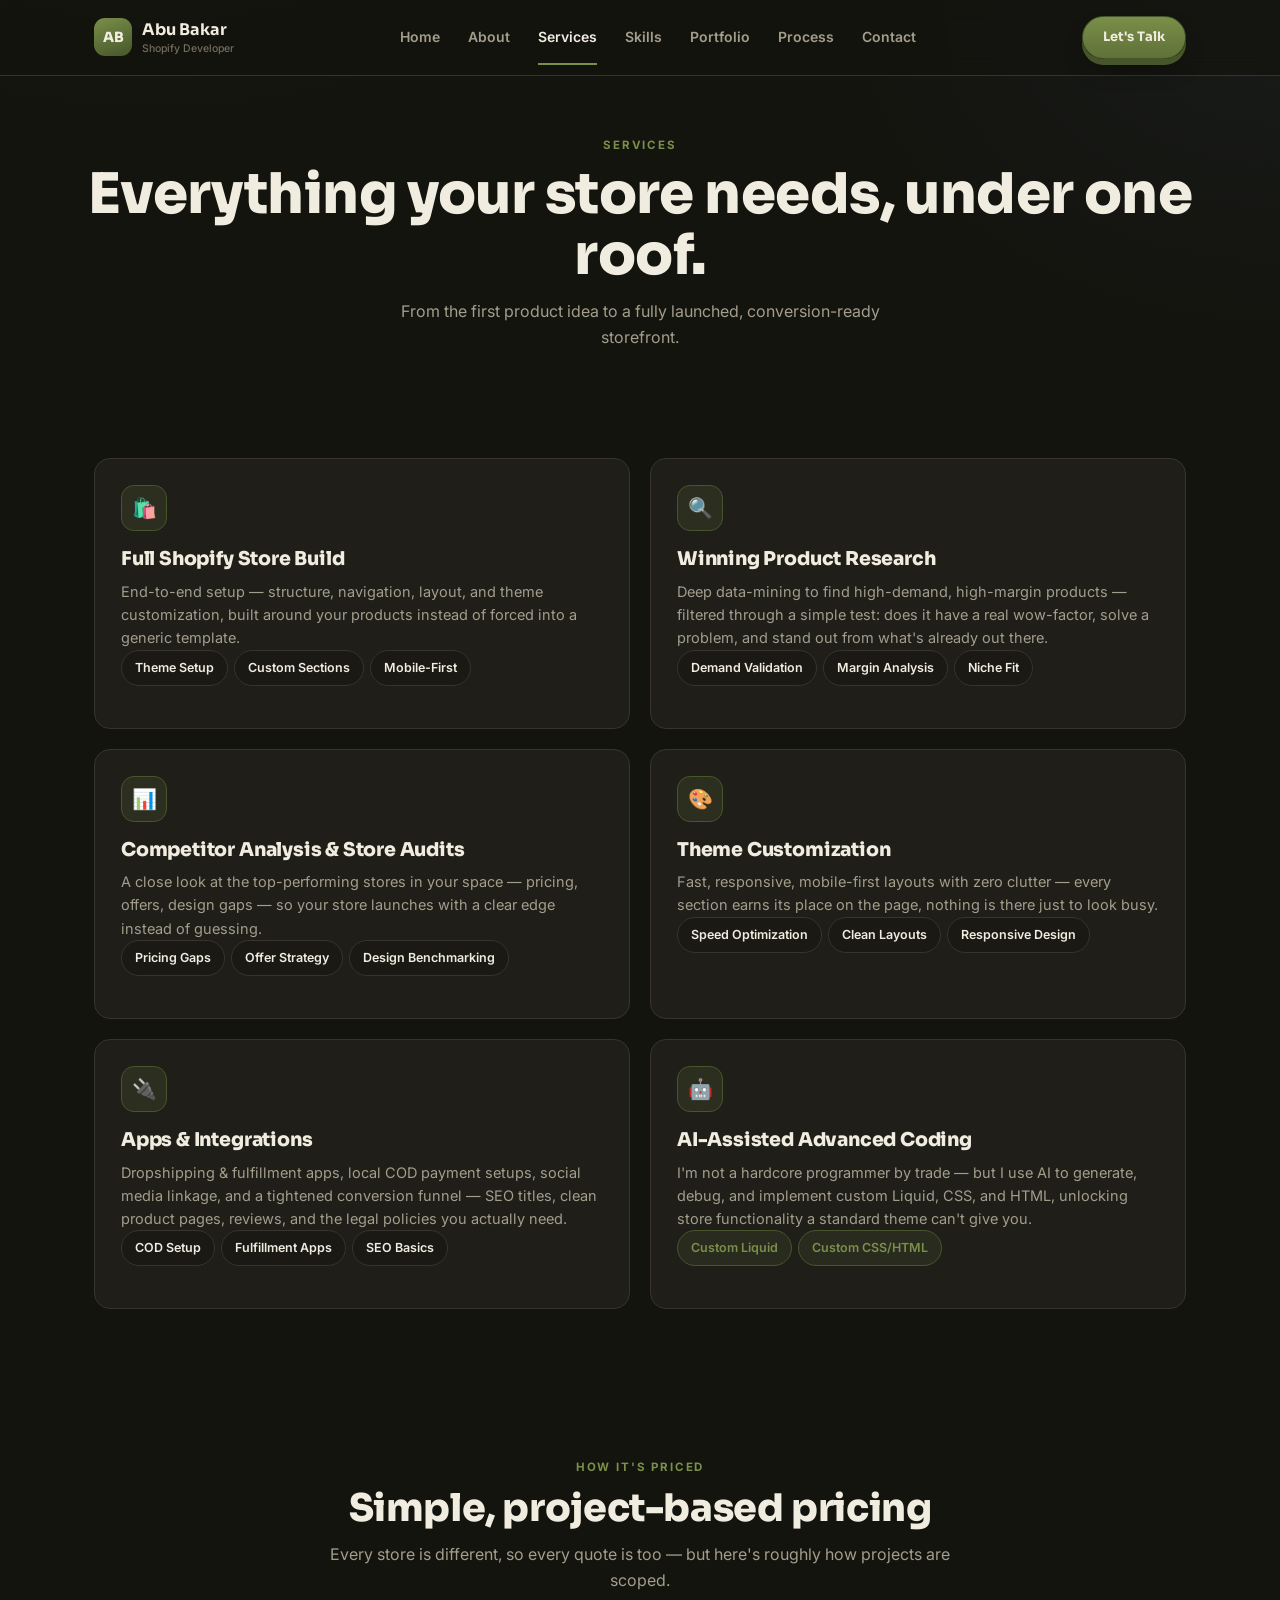
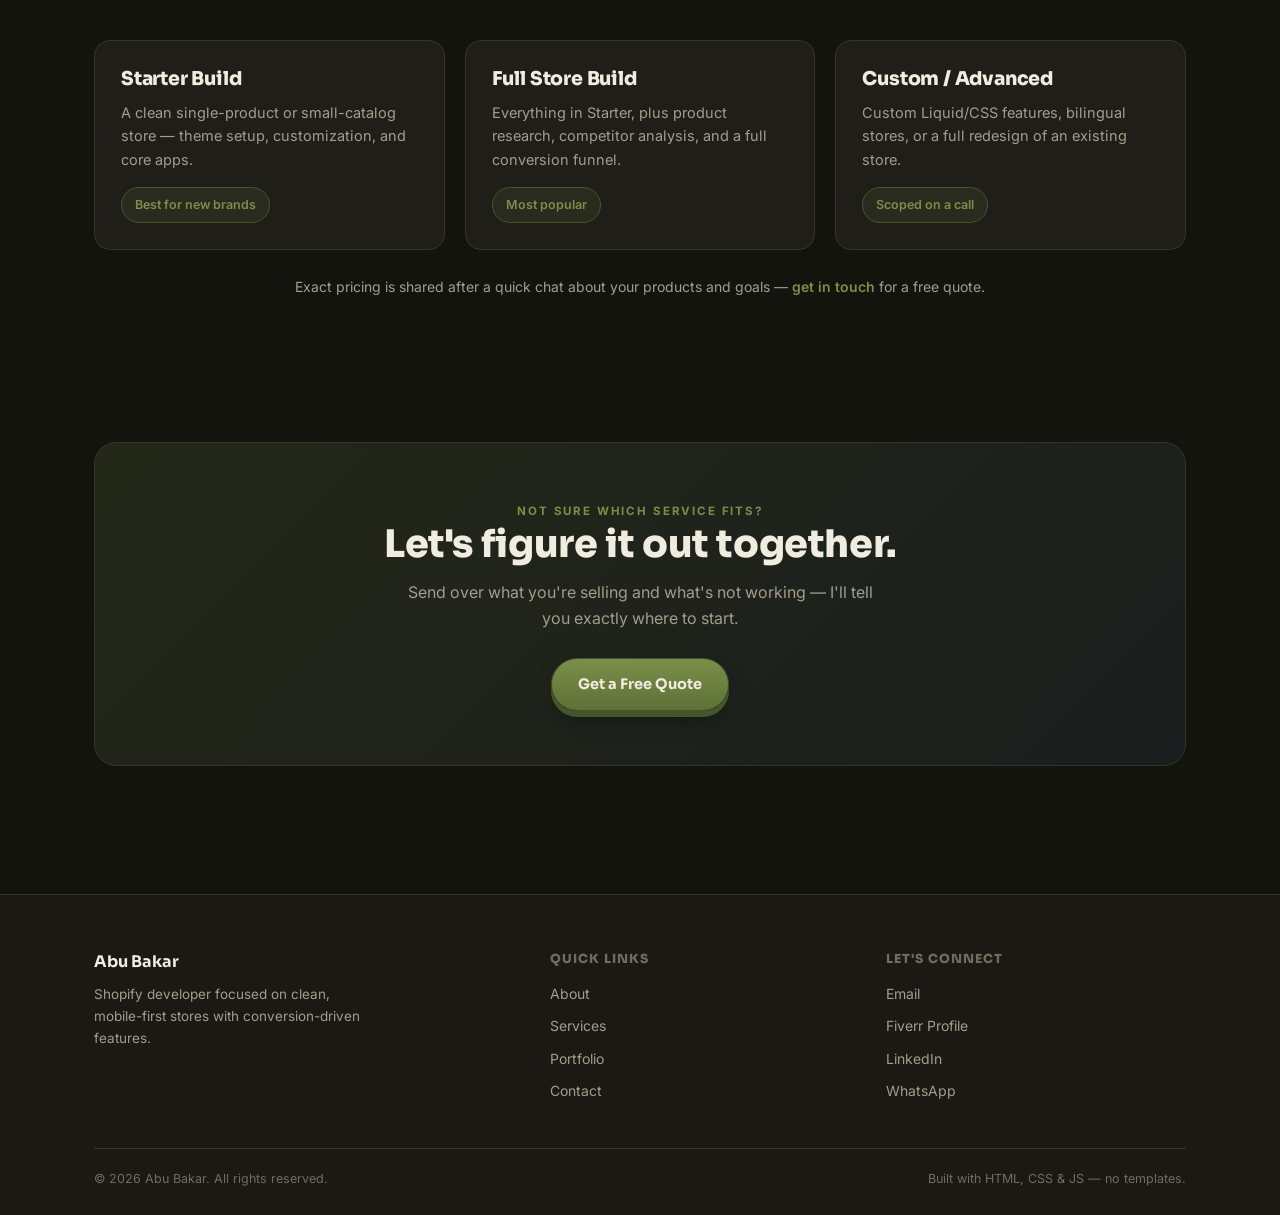
<file: services.html>
<!DOCTYPE html>
<html lang="en">
<head>
<meta charset="UTF-8">
<meta name="viewport" content="width=device-width, initial-scale=1.0">
<title>Services — Abu Bakar</title>
<meta name="description" content="Shopify store setup, product research, competitor analysis, theme customization, app integrations, and AI-assisted custom coding.">
<link rel="stylesheet" href="styles.css">
</head>
<body>

<header class="site-header">
  <div class="nav-wrap">
    <a href="index.html" class="brand">
      <span class="brand-mark">AB</span>
      <span><span class="brand-text">Abu Bakar</span><span class="brand-sub">Shopify Developer</span></span>
    </a>
    <nav class="main-nav" id="mainNav">
      <a href="index.html">Home</a>
      <a href="about.html">About</a>
      <a href="services.html" class="active">Services</a>
      <a href="skills.html">Skills</a>
      <a href="portfolio.html">Portfolio</a>
      <a href="process.html">Process</a>
      <a href="contact.html">Contact</a>
    </nav>
    <div class="nav-actions">
      <a href="contact.html" class="btn btn-primary btn-sm desktop-only">Let's Talk</a>
      <button class="nav-toggle" id="navToggle" aria-label="Toggle menu">☰</button>
    </div>
  </div>
</header>

<main>

  <div class="page-header container">
    <span class="eyebrow">Services</span>
    <h1>Everything your store needs, under one roof.</h1>
    <p>From the first product idea to a fully launched, conversion-ready storefront.</p>
  </div>

  <section class="section">
    <div class="container">
      <div class="grid grid-2" data-reveal-group>

        <div class="card reveal">
          <div class="card-icon">🛍️</div>
          <h3>Full Shopify Store Build</h3>
          <p>End-to-end setup — structure, navigation, layout, and theme customization, built around your products instead of forced into a generic template.</p>
          <div class="project-features">
            <span class="tag">Theme Setup</span><span class="tag">Custom Sections</span><span class="tag">Mobile-First</span>
          </div>
        </div>

        <div class="card reveal">
          <div class="card-icon">🔍</div>
          <h3>Winning Product Research</h3>
          <p>Deep data-mining to find high-demand, high-margin products — filtered through a simple test: does it have a real wow-factor, solve a problem, and stand out from what's already out there.</p>
          <div class="project-features">
            <span class="tag">Demand Validation</span><span class="tag">Margin Analysis</span><span class="tag">Niche Fit</span>
          </div>
        </div>

        <div class="card reveal">
          <div class="card-icon">📊</div>
          <h3>Competitor Analysis &amp; Store Audits</h3>
          <p>A close look at the top-performing stores in your space — pricing, offers, design gaps — so your store launches with a clear edge instead of guessing.</p>
          <div class="project-features">
            <span class="tag">Pricing Gaps</span><span class="tag">Offer Strategy</span><span class="tag">Design Benchmarking</span>
          </div>
        </div>

        <div class="card reveal">
          <div class="card-icon">🎨</div>
          <h3>Theme Customization</h3>
          <p>Fast, responsive, mobile-first layouts with zero clutter — every section earns its place on the page, nothing is there just to look busy.</p>
          <div class="project-features">
            <span class="tag">Speed Optimization</span><span class="tag">Clean Layouts</span><span class="tag">Responsive Design</span>
          </div>
        </div>

        <div class="card reveal">
          <div class="card-icon">🔌</div>
          <h3>Apps &amp; Integrations</h3>
          <p>Dropshipping &amp; fulfillment apps, local COD payment setups, social media linkage, and a tightened conversion funnel — SEO titles, clean product pages, reviews, and the legal policies you actually need.</p>
          <div class="project-features">
            <span class="tag">COD Setup</span><span class="tag">Fulfillment Apps</span><span class="tag">SEO Basics</span>
          </div>
        </div>

        <div class="card reveal">
          <div class="card-icon">🤖</div>
          <h3>AI-Assisted Advanced Coding</h3>
          <p>I'm not a hardcore programmer by trade — but I use AI to generate, debug, and implement custom Liquid, CSS, and HTML, unlocking store functionality a standard theme can't give you.</p>
          <div class="project-features">
            <span class="tag tag-strength">Custom Liquid</span><span class="tag tag-strength">Custom CSS/HTML</span>
          </div>
        </div>

      </div>
    </div>
  </section>

  <section class="section section-tight">
    <div class="container">
      <div class="section-head center reveal">
        <span class="eyebrow">How It's Priced</span>
        <h2>Simple, project-based pricing</h2>
        <p>Every store is different, so every quote is too — but here's roughly how projects are scoped.</p>
      </div>
      <div class="grid grid-3" data-reveal-group>
        <div class="card reveal">
          <h3>Starter Build</h3>
          <p style="margin:10px 0 16px;">A clean single-product or small-catalog store — theme setup, customization, and core apps.</p>
          <span class="tag tag-strength">Best for new brands</span>
        </div>
        <div class="card reveal">
          <h3>Full Store Build</h3>
          <p style="margin:10px 0 16px;">Everything in Starter, plus product research, competitor analysis, and a full conversion funnel.</p>
          <span class="tag tag-strength">Most popular</span>
        </div>
        <div class="card reveal">
          <h3>Custom / Advanced</h3>
          <p style="margin:10px 0 16px;">Custom Liquid/CSS features, bilingual stores, or a full redesign of an existing store.</p>
          <span class="tag tag-strength">Scoped on a call</span>
        </div>
      </div>
      <p style="text-align:center; margin-top:26px; font-size:14px;">Exact pricing is shared after a quick chat about your products and goals — <a href="contact.html" style="color:var(--olive-light); font-weight:600;">get in touch</a> for a free quote.</p>
    </div>
  </section>

  <section class="section">
    <div class="container">
      <div class="cta-banner reveal">
        <span class="eyebrow">Not sure which service fits?</span>
        <h2>Let's figure it out together.</h2>
        <p>Send over what you're selling and what's not working — I'll tell you exactly where to start.</p>
        <a href="contact.html" class="btn btn-primary">Get a Free Quote</a>
      </div>
    </div>
  </section>

</main>

<footer class="site-footer">
  <div class="container">
    <div class="footer-grid">
      <div class="footer-brand">
        <span class="brand-text">Abu Bakar</span>
        <p>Shopify developer focused on clean, mobile-first stores with conversion-driven features.</p>
      </div>
      <div class="footer-links">
        <h4>Quick Links</h4>
        <a href="about.html">About</a>
        <a href="services.html">Services</a>
        <a href="portfolio.html">Portfolio</a>
        <a href="contact.html">Contact</a>
      </div>
      <div class="footer-social">
        <h4>Let's Connect</h4>
        <a href="mailto:YOUR_EMAIL@example.com">Email</a>
        <a href="#" target="_blank" rel="noopener">Fiverr Profile</a>
        <a href="#" target="_blank" rel="noopener">LinkedIn</a>
        <a href="#" target="_blank" rel="noopener">WhatsApp</a>
      </div>
    </div>
    <div class="footer-bottom">
      <span>© 2026 Abu Bakar. All rights reserved.</span>
      <span>Built with HTML, CSS &amp; JS — no templates.</span>
    </div>
  </div>
</footer>

<div class="toast" id="toast"></div>
<script src="script.js"></script>
</body>
</html>
</file>
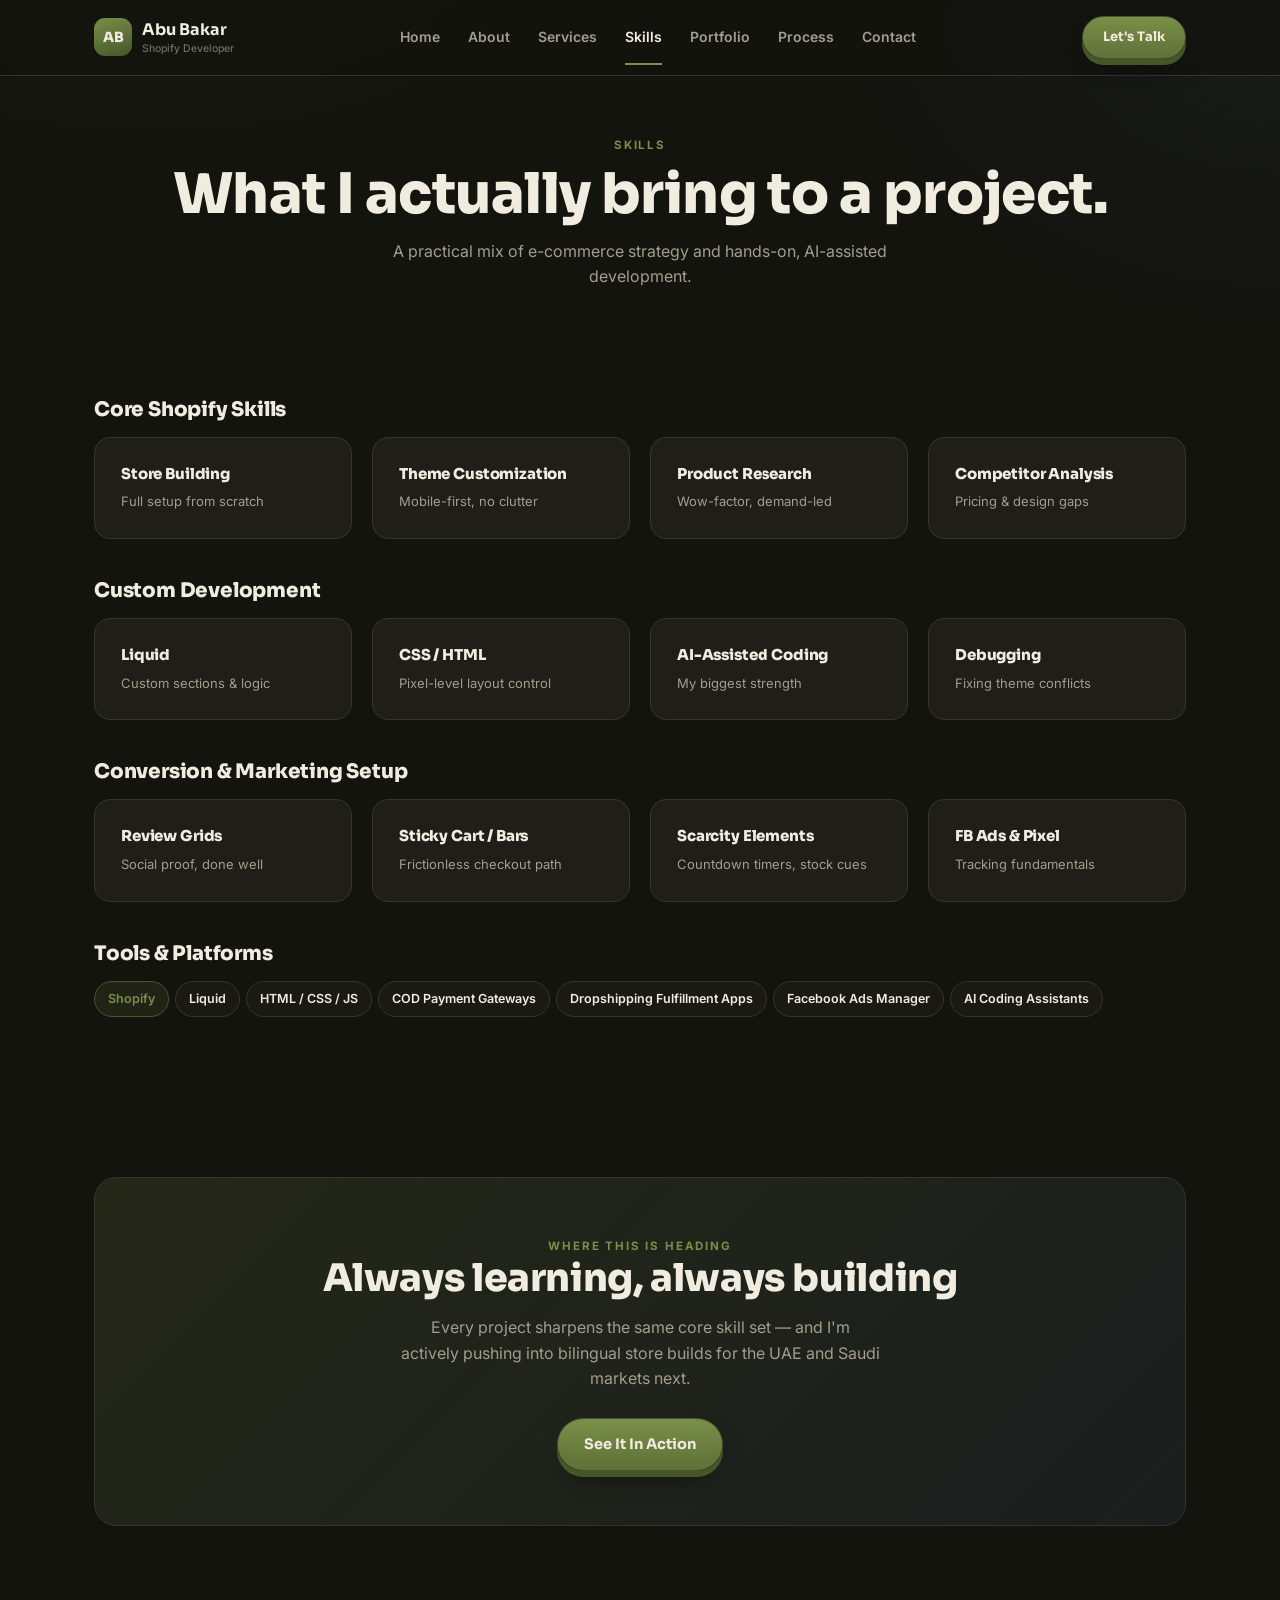
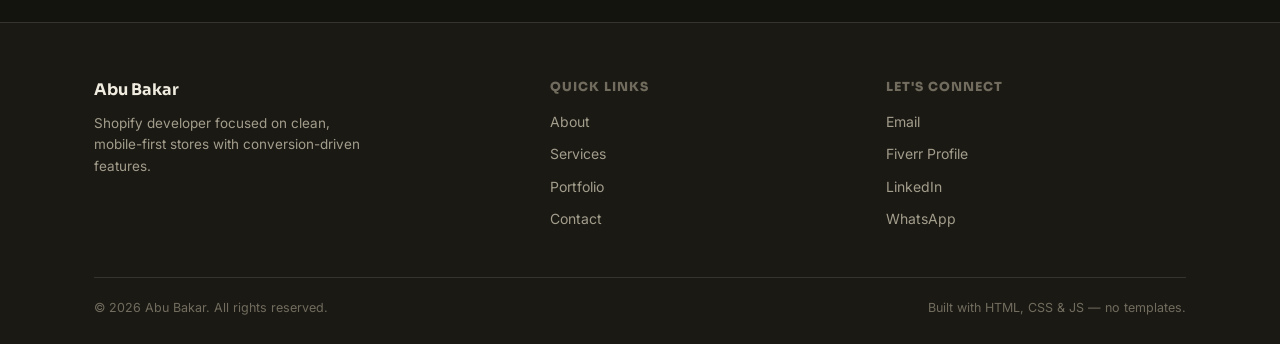
<file: skills.html>
<!DOCTYPE html>
<html lang="en">
<head>
<meta charset="UTF-8">
<meta name="viewport" content="width=device-width, initial-scale=1.0">
<title>Skills — Abu Bakar</title>
<meta name="description" content="Shopify development, product research, theme customization, and AI-assisted custom coding.">
<link rel="stylesheet" href="styles.css">
</head>
<body>

<header class="site-header">
  <div class="nav-wrap">
    <a href="index.html" class="brand">
      <span class="brand-mark">AB</span>
      <span><span class="brand-text">Abu Bakar</span><span class="brand-sub">Shopify Developer</span></span>
    </a>
    <nav class="main-nav" id="mainNav">
      <a href="index.html">Home</a>
      <a href="about.html">About</a>
      <a href="services.html">Services</a>
      <a href="skills.html" class="active">Skills</a>
      <a href="portfolio.html">Portfolio</a>
      <a href="process.html">Process</a>
      <a href="contact.html">Contact</a>
    </nav>
    <div class="nav-actions">
      <a href="contact.html" class="btn btn-primary btn-sm desktop-only">Let's Talk</a>
      <button class="nav-toggle" id="navToggle" aria-label="Toggle menu">☰</button>
    </div>
  </div>
</header>

<main>

  <div class="page-header container">
    <span class="eyebrow">Skills</span>
    <h1>What I actually bring to a project.</h1>
    <p>A practical mix of e-commerce strategy and hands-on, AI-assisted development.</p>
  </div>

  <section class="section">
    <div class="container">

      <div class="reveal" style="margin-bottom:40px;">
        <h2 style="font-size:20px; margin-bottom:16px;">Core Shopify Skills</h2>
        <div class="grid grid-4" data-reveal-group>
          <div class="card reveal"><h3 style="font-size:15px;">Store Building</h3><p style="font-size:13px; margin-top:6px;">Full setup from scratch</p></div>
          <div class="card reveal"><h3 style="font-size:15px;">Theme Customization</h3><p style="font-size:13px; margin-top:6px;">Mobile-first, no clutter</p></div>
          <div class="card reveal"><h3 style="font-size:15px;">Product Research</h3><p style="font-size:13px; margin-top:6px;">Wow-factor, demand-led</p></div>
          <div class="card reveal"><h3 style="font-size:15px;">Competitor Analysis</h3><p style="font-size:13px; margin-top:6px;">Pricing &amp; design gaps</p></div>
        </div>
      </div>

      <div class="reveal" style="margin-bottom:40px;">
        <h2 style="font-size:20px; margin-bottom:16px;">Custom Development</h2>
        <div class="grid grid-4" data-reveal-group>
          <div class="card reveal"><h3 style="font-size:15px;">Liquid</h3><p style="font-size:13px; margin-top:6px;">Custom sections &amp; logic</p></div>
          <div class="card reveal"><h3 style="font-size:15px;">CSS / HTML</h3><p style="font-size:13px; margin-top:6px;">Pixel-level layout control</p></div>
          <div class="card reveal"><h3 style="font-size:15px;">AI-Assisted Coding</h3><p style="font-size:13px; margin-top:6px;">My biggest strength</p></div>
          <div class="card reveal"><h3 style="font-size:15px;">Debugging</h3><p style="font-size:13px; margin-top:6px;">Fixing theme conflicts</p></div>
        </div>
      </div>

      <div class="reveal" style="margin-bottom:40px;">
        <h2 style="font-size:20px; margin-bottom:16px;">Conversion &amp; Marketing Setup</h2>
        <div class="grid grid-4" data-reveal-group>
          <div class="card reveal"><h3 style="font-size:15px;">Review Grids</h3><p style="font-size:13px; margin-top:6px;">Social proof, done well</p></div>
          <div class="card reveal"><h3 style="font-size:15px;">Sticky Cart / Bars</h3><p style="font-size:13px; margin-top:6px;">Frictionless checkout path</p></div>
          <div class="card reveal"><h3 style="font-size:15px;">Scarcity Elements</h3><p style="font-size:13px; margin-top:6px;">Countdown timers, stock cues</p></div>
          <div class="card reveal"><h3 style="font-size:15px;">FB Ads &amp; Pixel</h3><p style="font-size:13px; margin-top:6px;">Tracking fundamentals</p></div>
        </div>
      </div>

      <div class="reveal">
        <h2 style="font-size:20px; margin-bottom:16px;">Tools &amp; Platforms</h2>
        <div class="project-features">
          <span class="tag tag-strength">Shopify</span>
          <span class="tag">Liquid</span>
          <span class="tag">HTML / CSS / JS</span>
          <span class="tag">COD Payment Gateways</span>
          <span class="tag">Dropshipping Fulfillment Apps</span>
          <span class="tag">Facebook Ads Manager</span>
          <span class="tag">AI Coding Assistants</span>
        </div>
      </div>

    </div>
  </section>

  <section class="section section-tight">
    <div class="container">
      <div class="cta-banner reveal">
        <span class="eyebrow">Where this is heading</span>
        <h2>Always learning, always building</h2>
        <p>Every project sharpens the same core skill set — and I'm actively pushing into bilingual store builds for the UAE and Saudi markets next.</p>
        <a href="portfolio.html" class="btn btn-primary">See It In Action</a>
      </div>
    </div>
  </section>

</main>

<footer class="site-footer">
  <div class="container">
    <div class="footer-grid">
      <div class="footer-brand">
        <span class="brand-text">Abu Bakar</span>
        <p>Shopify developer focused on clean, mobile-first stores with conversion-driven features.</p>
      </div>
      <div class="footer-links">
        <h4>Quick Links</h4>
        <a href="about.html">About</a>
        <a href="services.html">Services</a>
        <a href="portfolio.html">Portfolio</a>
        <a href="contact.html">Contact</a>
      </div>
      <div class="footer-social">
        <h4>Let's Connect</h4>
        <a href="mailto:YOUR_EMAIL@example.com">Email</a>
        <a href="#" target="_blank" rel="noopener">Fiverr Profile</a>
        <a href="#" target="_blank" rel="noopener">LinkedIn</a>
        <a href="#" target="_blank" rel="noopener">WhatsApp</a>
      </div>
    </div>
    <div class="footer-bottom">
      <span>© 2026 Abu Bakar. All rights reserved.</span>
      <span>Built with HTML, CSS &amp; JS — no templates.</span>
    </div>
  </div>
</footer>

<div class="toast" id="toast"></div>
<script src="script.js"></script>
</body>
</html>
</file>
<file: styles.css>
/* ===================================================================
   ABU BAKAR — PORTFOLIO DESIGN SYSTEM
   Shared across all 7 pages. Same brand language as the game projects:
   soft charcoal + olive green, Sora display / Inter body.
=================================================================== */

@import url('https://fonts.googleapis.com/css2?family=Sora:wght@600;700;800&family=Inter:wght@400;500;600;700&display=swap');

:root{
  --bg:            #14140f;
  --bg-soft:       #1a1914;
  --card:          #1f1e19;
  --card-2:        #232220;
  --border:        #36342c;
  --olive:         #5f7138;
  --olive-light:   #7a8f49;
  --olive-dark:    #46562a;
  --cream:         #f1ece0;
  --muted:         #a39d8c;
  --muted-dim:     #716c5e;
  --red:           #e5534b;
  --blue:          #5ea0e0;
  --yellow:        #e8c468;

  --radius-lg: 22px;
  --radius-md: 16px;
  --radius-sm: 10px;
  --shadow-card: 0 30px 70px -28px rgba(0,0,0,0.65), 0 0 0 1px rgba(255,255,255,0.02) inset;
  --ease: cubic-bezier(.2,.8,.2,1);
  --container: 1140px;
}

*{ box-sizing:border-box; margin:0; padding:0; }
html{ scroll-behavior:smooth; }
body{
  background:
    radial-gradient(900px 560px at 12% -8%, rgba(122,143,73,0.08), transparent 60%),
    radial-gradient(800px 600px at 100% 0%, rgba(94,160,224,0.05), transparent 55%),
    var(--bg);
  color:var(--cream);
  font-family:'Inter', system-ui, -apple-system, sans-serif;
  line-height:1.6;
  -webkit-font-smoothing:antialiased;
  min-height:100vh;
  display:flex; flex-direction:column;
}
main{ flex:1; }
img{ max-width:100%; display:block; }
a{ color:inherit; text-decoration:none; }
ul{ list-style:none; }

h1,h2,h3,h4{ font-family:'Sora',sans-serif; font-weight:800; letter-spacing:-0.01em; color:var(--cream); }
h1{ font-size:clamp(34px,5.6vw,56px); line-height:1.08; }
h2{ font-size:clamp(26px,3.6vw,38px); line-height:1.15; }
h3{ font-size:19px; line-height:1.3; }
p{ color:var(--muted); }
.lead{ font-size:17px; color:var(--muted); line-height:1.65; }

.container{ width:100%; max-width:var(--container); margin:0 auto; padding:0 24px; }
.eyebrow{ font-size:11.5px; letter-spacing:.16em; text-transform:uppercase; color:var(--olive-light); font-weight:700; }
.section{ padding:88px 0; }
.section-tight{ padding:56px 0; }
.section-head{ max-width:640px; margin-bottom:46px; }
.section-head.center{ margin-left:auto; margin-right:auto; text-align:center; }
.section-head h2{ margin-top:8px; }
.section-head p{ margin-top:12px; }

/* ===================== BUTTONS ===================== */
.btn{
  display:inline-flex; align-items:center; justify-content:center; gap:8px;
  font-family:'Sora',sans-serif; font-weight:700; font-size:14.5px;
  padding:14px 26px; border-radius:50px; cursor:pointer; border:1px solid transparent;
  transition:transform .12s var(--ease), box-shadow .12s var(--ease), filter .15s var(--ease);
  white-space:nowrap;
}
.btn-primary{
  color:var(--cream); background:linear-gradient(180deg, var(--olive-light), var(--olive));
  border-color:var(--olive-dark);
  box-shadow:0 6px 0 var(--olive-dark), 0 14px 24px -10px rgba(0,0,0,0.5);
}
.btn-primary:hover{ filter:brightness(1.08); }
.btn-primary:active{ transform:translateY(4px); box-shadow:0 2px 0 var(--olive-dark); }

.btn-outline{
  color:var(--cream); background:transparent; border-color:var(--border);
}
.btn-outline:hover{ border-color:var(--olive-light); color:var(--olive-light); }

.btn-sm{ padding:10px 20px; font-size:13px; }
.btn-block{ width:100%; }

/* ===================== HEADER / NAV ===================== */
.site-header{
  position:sticky; top:0; z-index:100;
  background:rgba(20,20,15,0.78); backdrop-filter:blur(10px);
  border-bottom:1px solid var(--border);
}
.nav-wrap{
  max-width:var(--container); margin:0 auto; padding:16px 24px;
  display:flex; align-items:center; justify-content:space-between; gap:18px;
}
.brand{ display:flex; align-items:center; gap:10px; flex:0 0 auto; }
.brand-mark{
  width:38px; height:38px; border-radius:11px; display:flex; align-items:center; justify-content:center;
  background:linear-gradient(160deg, var(--olive-light), var(--olive-dark)); color:var(--cream);
  font-family:'Sora',sans-serif; font-weight:800; font-size:14px;
}
.brand-text{ font-family:'Sora',sans-serif; font-weight:700; font-size:16px; color:var(--cream); }
.brand-sub{ display:block; font-size:10.5px; color:var(--muted-dim); font-weight:500; margin-top:-1px; }

.main-nav{ display:flex; align-items:center; gap:28px; }
.main-nav a{ font-size:14px; font-weight:600; color:var(--muted); transition:color .15s var(--ease); position:relative; }
.main-nav a:hover{ color:var(--cream); }
.main-nav a.active{ color:var(--cream); }
.main-nav a.active::after{
  content:""; position:absolute; left:0; right:0; bottom:-16px; height:2px; background:var(--olive-light);
}

.nav-actions{ display:flex; align-items:center; gap:14px; }
.nav-toggle{
  display:none; width:40px; height:40px; border-radius:10px; border:1px solid var(--border);
  background:var(--card); color:var(--cream); font-size:18px; cursor:pointer;
  align-items:center; justify-content:center;
}

@media (max-width:880px){
  .main-nav{
    position:fixed; inset:64px 0 0 0; background:var(--bg); flex-direction:column;
    justify-content:flex-start; align-items:stretch; padding:30px 24px; gap:4px;
    transform:translateY(-12px); opacity:0; pointer-events:none; transition:all .2s var(--ease);
    border-top:1px solid var(--border);
  }
  .main-nav.open{ transform:translateY(0); opacity:1; pointer-events:auto; }
  .main-nav a{ padding:14px 4px; border-bottom:1px solid var(--border); font-size:15.5px; }
  .main-nav a.active::after{ display:none; }
  .nav-toggle{ display:flex; }
  .nav-actions .btn-primary.desktop-only{ display:none; }
}

/* ===================== HERO ===================== */
.hero{ padding:84px 0 70px; position:relative; overflow:hidden; }
.hero-grid{ display:grid; grid-template-columns:1.1fr 0.9fr; gap:48px; align-items:center; }
.hero-badge{
  display:inline-flex; align-items:center; gap:8px; background:var(--card); border:1px solid var(--border);
  border-radius:50px; padding:7px 14px 7px 8px; font-size:12.5px; color:var(--muted); margin-bottom:22px;
}
.hero-badge .dot{ width:8px; height:8px; border-radius:50%; background:var(--olive-light); box-shadow:0 0 0 3px rgba(122,143,73,0.25); }
.hero h1{ margin-bottom:18px; }
.hero h1 .accent{ color:var(--olive-light); }
.hero-actions{ display:flex; gap:14px; margin-top:30px; flex-wrap:wrap; }

.hero-visual{
  background:var(--card); border:1px solid var(--border); border-radius:var(--radius-lg);
  box-shadow:var(--shadow-card); padding:26px; position:relative;
}
.hero-visual .mock-bar{ display:flex; gap:6px; margin-bottom:18px; }
.hero-visual .mock-bar span{ width:9px; height:9px; border-radius:50%; background:var(--border); }
.hero-visual .mock-line{ height:11px; border-radius:6px; background:var(--bg-soft); margin-bottom:10px; }
.hero-visual .mock-line.w60{ width:60%; }
.hero-visual .mock-line.w80{ width:80%; }
.hero-visual .mock-line.w40{ width:40%; }
.hero-visual .mock-block{
  height:120px; border-radius:var(--radius-md); margin:16px 0;
  background:linear-gradient(135deg, rgba(122,143,73,0.25), rgba(94,160,224,0.12));
  border:1px solid var(--border); display:flex; align-items:center; justify-content:center;
  font-family:'Sora',sans-serif; font-weight:700; color:var(--olive-light); font-size:13px; letter-spacing:.05em;
}
.hero-visual .mock-pill{ display:inline-block; padding:6px 12px; border-radius:50px; background:var(--bg-soft); border:1px solid var(--border); font-size:11px; color:var(--muted); margin-right:6px; margin-top:6px; }

/* ===================== STAT STRIP ===================== */
.stat-strip{ border-top:1px solid var(--border); border-bottom:1px solid var(--border); background:var(--bg-soft); }
.stat-strip .row{ display:flex; flex-wrap:wrap; gap:24px; padding:30px 0; justify-content:space-between; }
.stat-item{ flex:1; min-width:150px; text-align:center; }
.stat-item .v{ font-family:'Sora',sans-serif; font-weight:800; font-size:16px; color:var(--cream); margin-bottom:4px; }
.stat-item .l{ font-size:11.5px; letter-spacing:.06em; text-transform:uppercase; color:var(--muted-dim); }

/* ===================== CARDS ===================== */
.card{
  background:var(--card); border:1px solid var(--border); border-radius:var(--radius-md);
  padding:26px; transition:transform .18s var(--ease), border-color .18s var(--ease);
}
.card:hover{ transform:translateY(-3px); border-color:var(--olive-dark); }
.card-icon{
  width:46px; height:46px; border-radius:13px; display:flex; align-items:center; justify-content:center;
  background:rgba(122,143,73,0.14); border:1px solid var(--olive-dark); font-size:20px; margin-bottom:16px;
}
.card h3{ margin-bottom:8px; }
.card p{ font-size:14.5px; }

.grid{ display:grid; gap:20px; }
.grid-2{ grid-template-columns:repeat(2,1fr); }
.grid-3{ grid-template-columns:repeat(3,1fr); }
.grid-4{ grid-template-columns:repeat(4,1fr); }

@media (max-width:900px){
  .grid-3, .grid-4{ grid-template-columns:repeat(2,1fr); }
  .hero-grid{ grid-template-columns:1fr; }
}
@media (max-width:620px){
  .grid-2, .grid-3, .grid-4{ grid-template-columns:1fr; }
  .stat-strip .row{ justify-content:flex-start; }
}

/* ===================== TAGS / PILLS ===================== */
.tag{
  display:inline-flex; align-items:center; gap:6px; font-size:12.5px; font-weight:600; color:var(--cream);
  background:var(--bg-soft); border:1px solid var(--border); border-radius:50px; padding:7px 13px;
}
.tag-strength{ border-color:var(--olive-dark); background:rgba(122,143,73,0.12); color:var(--olive-light); }

/* ===================== TIMELINE / PROCESS ===================== */
.timeline{ position:relative; padding-left:30px; }
.timeline::before{ content:""; position:absolute; left:9px; top:6px; bottom:6px; width:2px; background:var(--border); }
.timeline-step{ position:relative; padding-bottom:34px; }
.timeline-step:last-child{ padding-bottom:0; }
.timeline-step::before{
  content:""; position:absolute; left:-30px; top:2px; width:20px; height:20px; border-radius:50%;
  background:var(--card); border:2px solid var(--olive-light);
}
.timeline-step h3{ margin-bottom:6px; }
.timeline-step p{ font-size:14.5px; }

/* ===================== PROJECT / PORTFOLIO CARDS ===================== */
.project-card{
  background:var(--card); border:1px solid var(--border); border-radius:var(--radius-md); overflow:hidden;
}
.project-thumb{
  height:190px; display:flex; align-items:center; justify-content:center; position:relative;
  background:linear-gradient(135deg, rgba(122,143,73,0.22), rgba(94,160,224,0.1));
  border-bottom:1px solid var(--border);
}
.project-thumb .ph-label{ font-family:'Sora',sans-serif; font-weight:800; font-size:14px; color:var(--olive-light); letter-spacing:.06em; }
.project-thumb .ph-tag{ position:absolute; top:14px; left:14px; font-size:10.5px; padding:5px 10px; border-radius:50px; background:rgba(20,20,15,0.6); border:1px solid var(--border); color:var(--muted); letter-spacing:.05em; text-transform:uppercase; }
.project-body{ padding:22px; }
.project-body h3{ margin-bottom:8px; }
.project-body p{ font-size:14px; margin-bottom:14px; }
.project-features{ display:flex; flex-wrap:wrap; gap:6px; margin-bottom:16px; }
.project-links{ display:flex; gap:10px; }

/* ===================== FORM ===================== */
.field{ margin-bottom:18px; text-align:left; }
.field label{ display:block; font-size:13px; color:var(--muted); margin-bottom:7px; font-weight:600; }
.field input, .field textarea, .field select{
  width:100%; background:var(--bg-soft); border:1px solid var(--border); border-radius:var(--radius-sm);
  padding:13px 14px; color:var(--cream); font-family:'Inter',sans-serif; font-size:14.5px;
}
.field textarea{ min-height:130px; resize:vertical; }
.field input:focus, .field textarea:focus, .field select:focus{ outline:none; border-color:var(--olive-light); }

/* ===================== CTA BANNER ===================== */
.cta-banner{
  background:linear-gradient(135deg, rgba(122,143,73,0.16), rgba(94,160,224,0.07));
  border:1px solid var(--border); border-radius:var(--radius-lg); padding:54px 40px; text-align:center;
}
.cta-banner h2{ margin-bottom:14px; }
.cta-banner p{ max-width:480px; margin:0 auto 26px; }

/* ===================== FOOTER ===================== */
.site-footer{ border-top:1px solid var(--border); background:var(--bg-soft); padding:54px 0 26px; margin-top:40px; }
.footer-grid{ display:grid; grid-template-columns:1.4fr 1fr 1fr; gap:36px; margin-bottom:36px; }
.footer-brand p{ font-size:13.5px; margin-top:10px; max-width:280px; }
.footer-links h4, .footer-social h4{ font-size:12.5px; letter-spacing:.08em; text-transform:uppercase; color:var(--muted-dim); margin-bottom:14px; }
.footer-links a, .footer-social a{ display:block; font-size:14px; color:var(--muted); margin-bottom:10px; transition:color .15s; }
.footer-links a:hover, .footer-social a:hover{ color:var(--olive-light); }
.footer-bottom{ border-top:1px solid var(--border); padding-top:20px; font-size:12.5px; color:var(--muted-dim); display:flex; justify-content:space-between; flex-wrap:wrap; gap:8px; }

@media (max-width:700px){
  .footer-grid{ grid-template-columns:1fr; gap:26px; }
}

/* ===================== PAGE HEADER (sub-pages) ===================== */
.page-header{ padding:60px 0 20px; text-align:center; }
.page-header .eyebrow{ display:block; margin-bottom:10px; }
.page-header p{ max-width:560px; margin:14px auto 0; }

/* ===================== REVEAL ANIMATION ===================== */
.reveal{ opacity:0; transform:translateY(18px); transition:opacity .55s var(--ease), transform .55s var(--ease); }
.reveal.visible{ opacity:1; transform:translateY(0); }

/* ===================== TOAST ===================== */
.toast{
  position:fixed; bottom:24px; left:50%; transform:translateX(-50%) translateY(20px);
  background:var(--card); border:1px solid var(--border); color:var(--cream);
  font-size:13.5px; padding:13px 20px; border-radius:50px; box-shadow:var(--shadow-card);
  opacity:0; transition:all .25s var(--ease); pointer-events:none; max-width:90vw; text-align:center; z-index:200;
}
.toast.show{ opacity:1; transform:translateX(-50%) translateY(0); }
</file>
